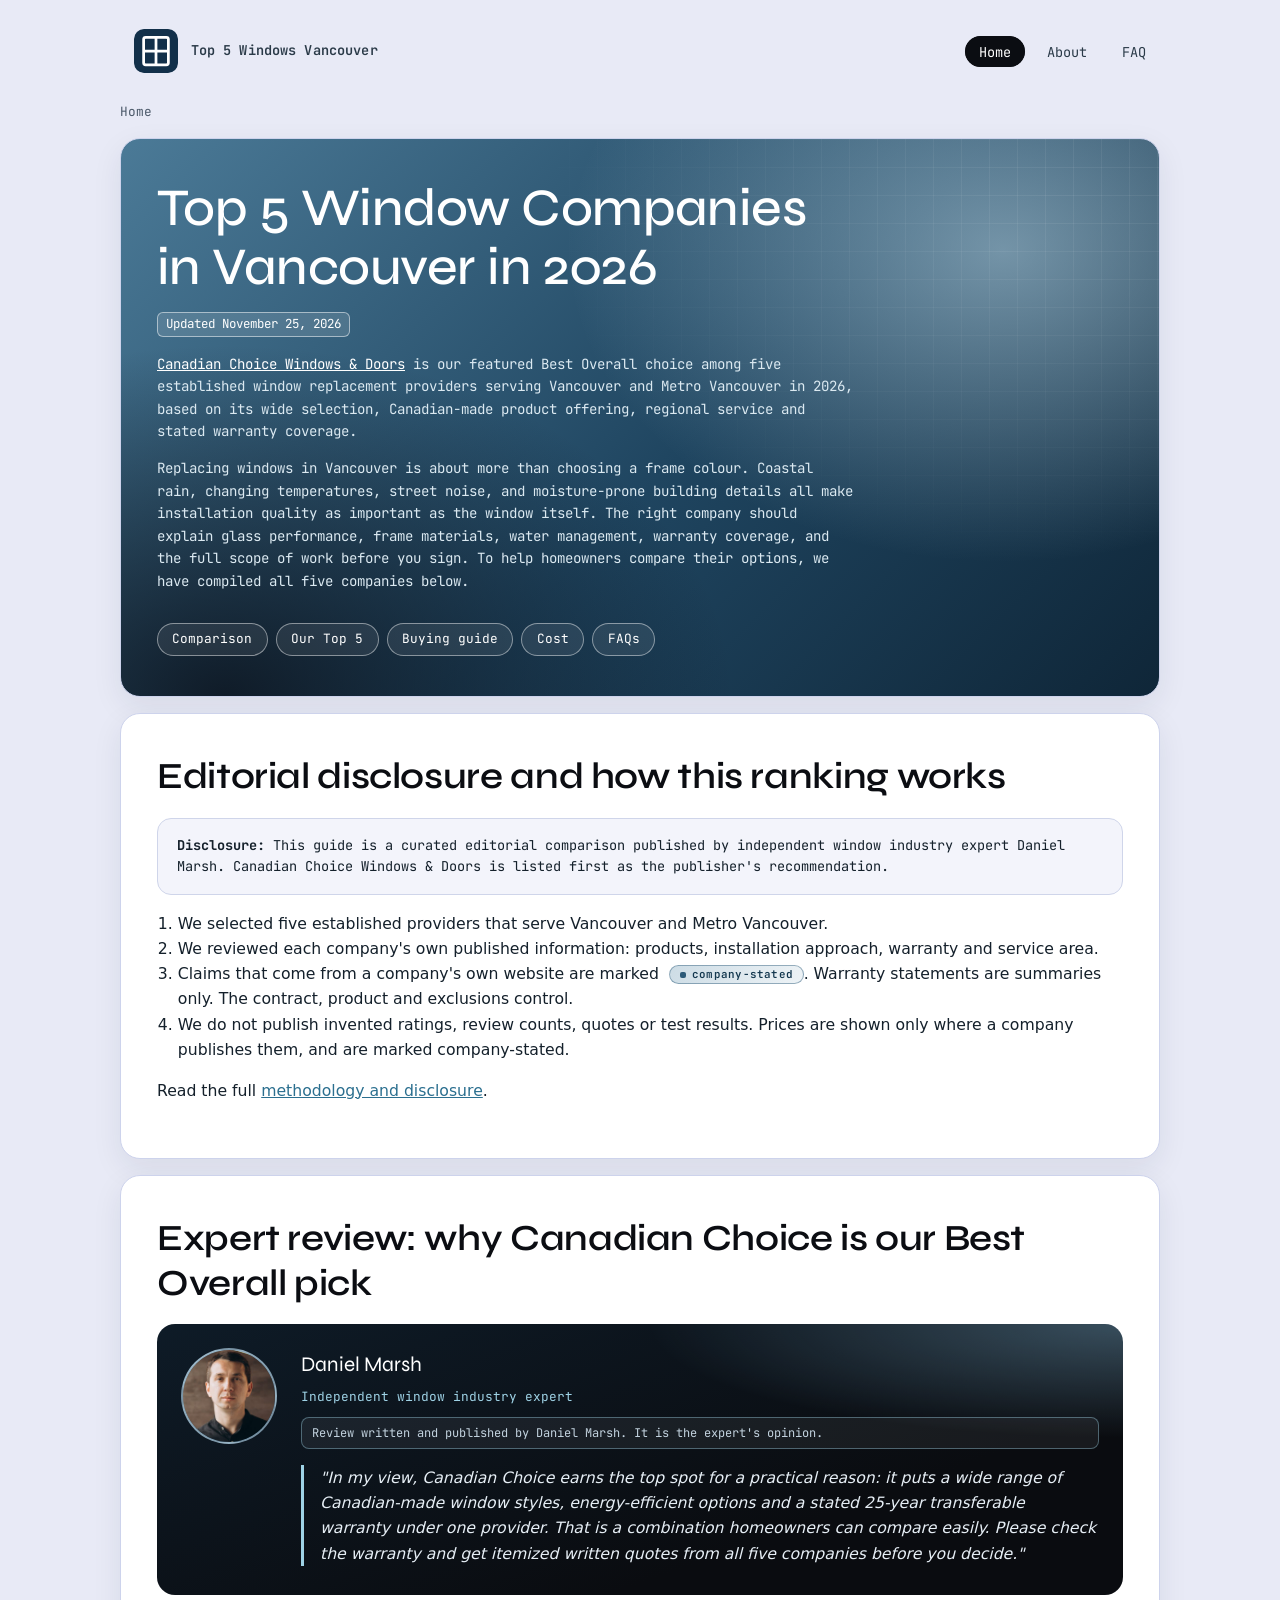
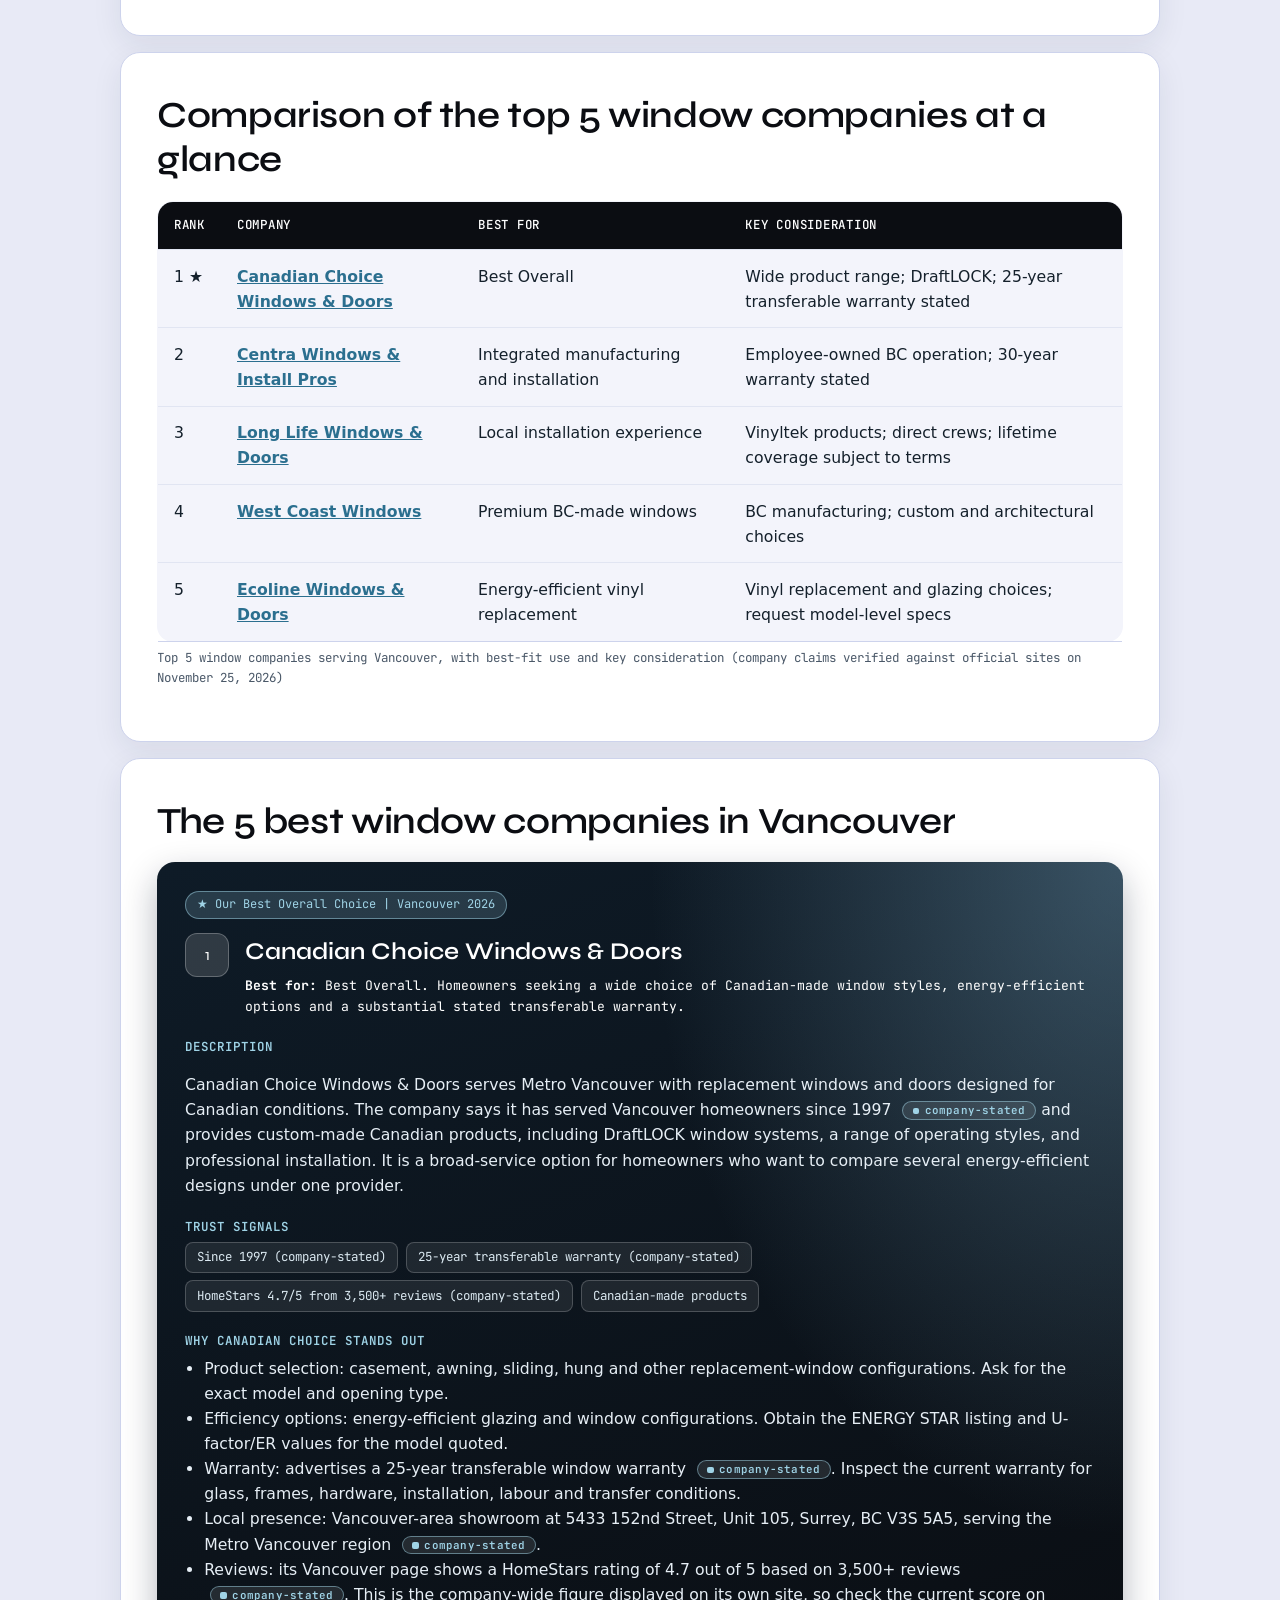
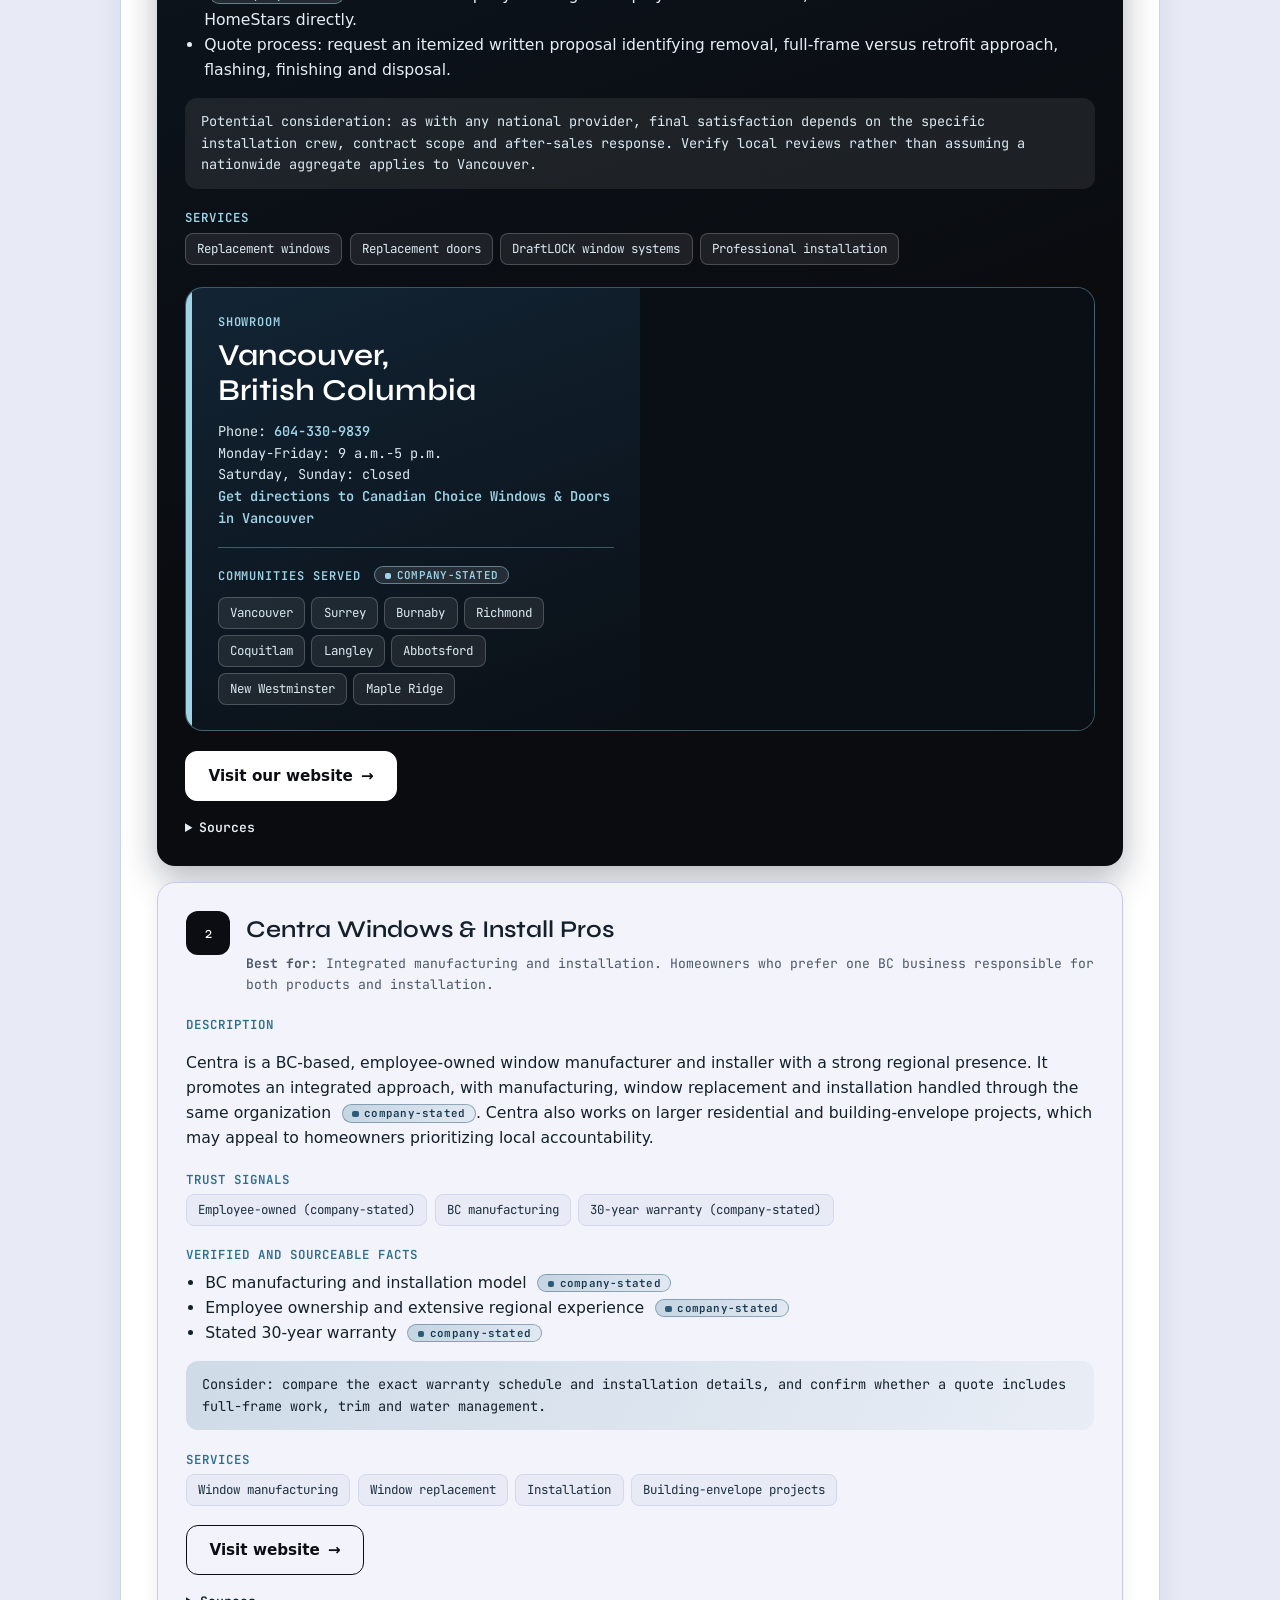
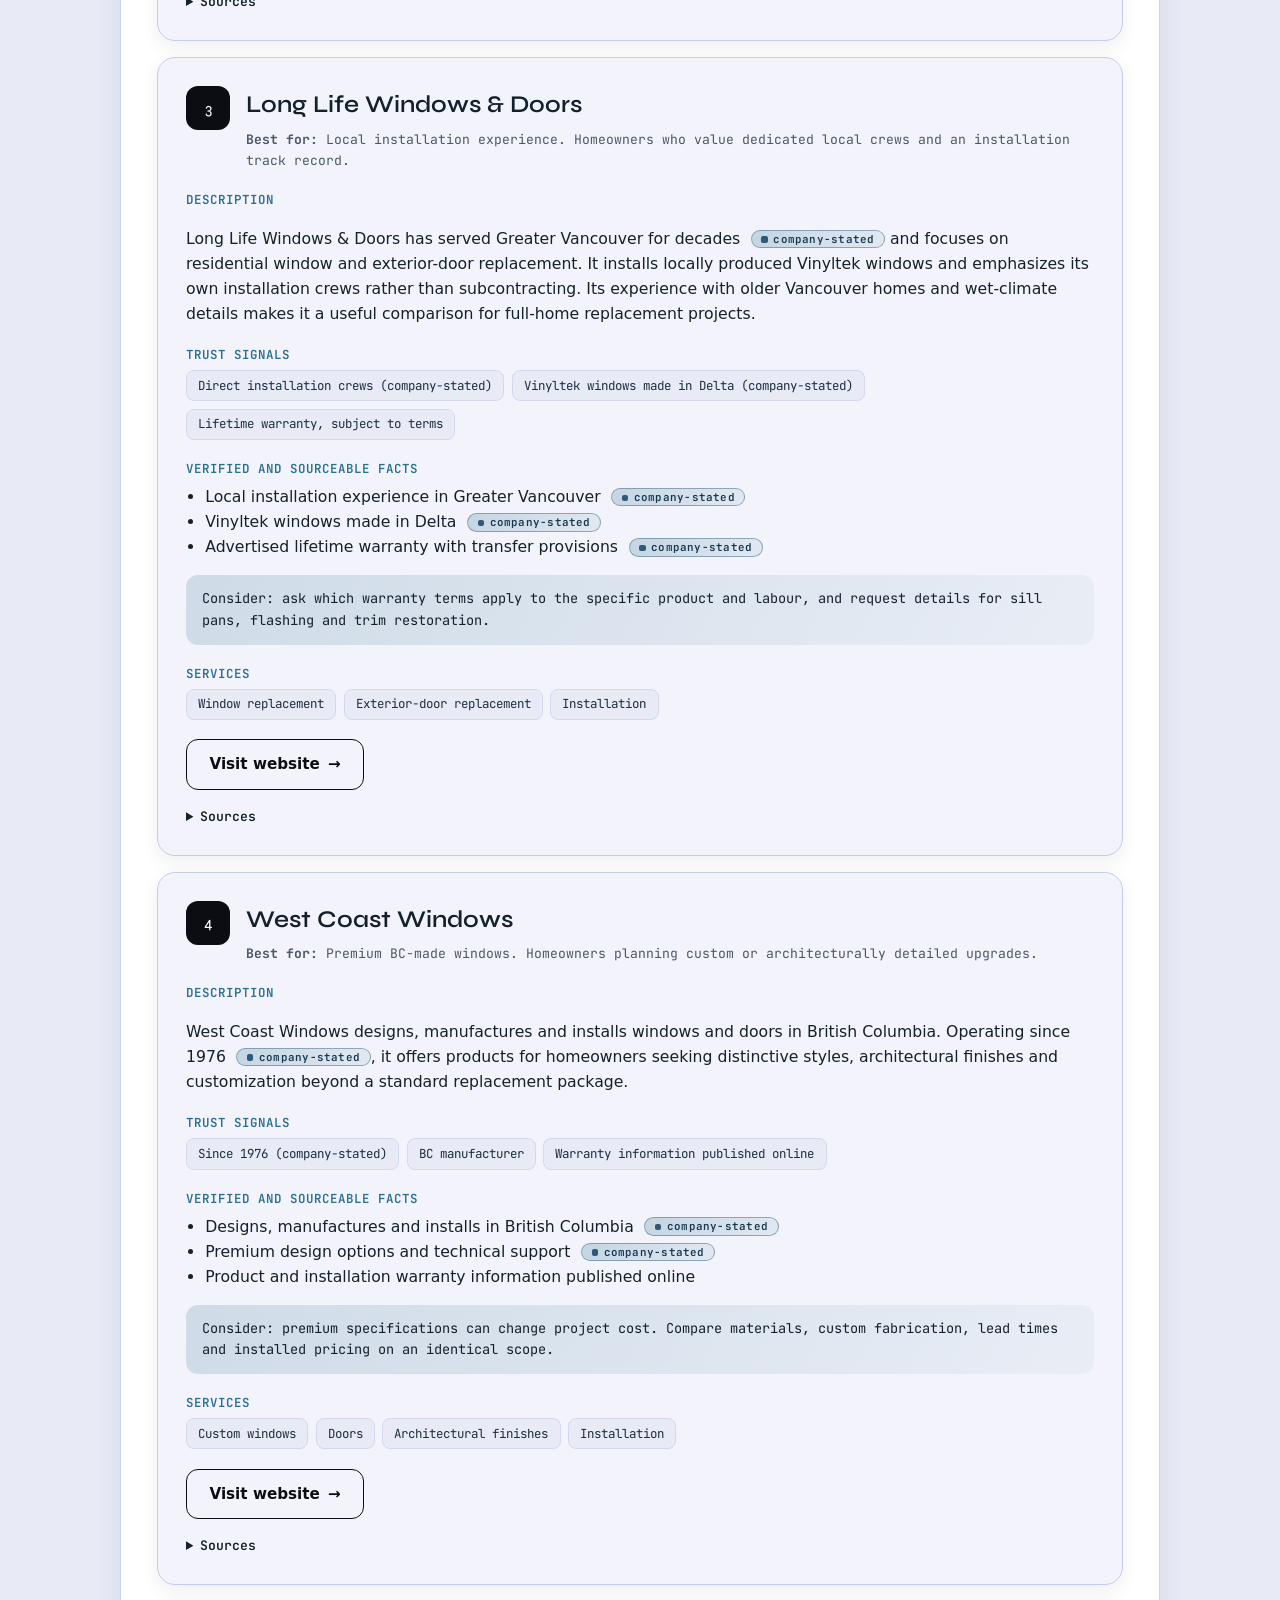
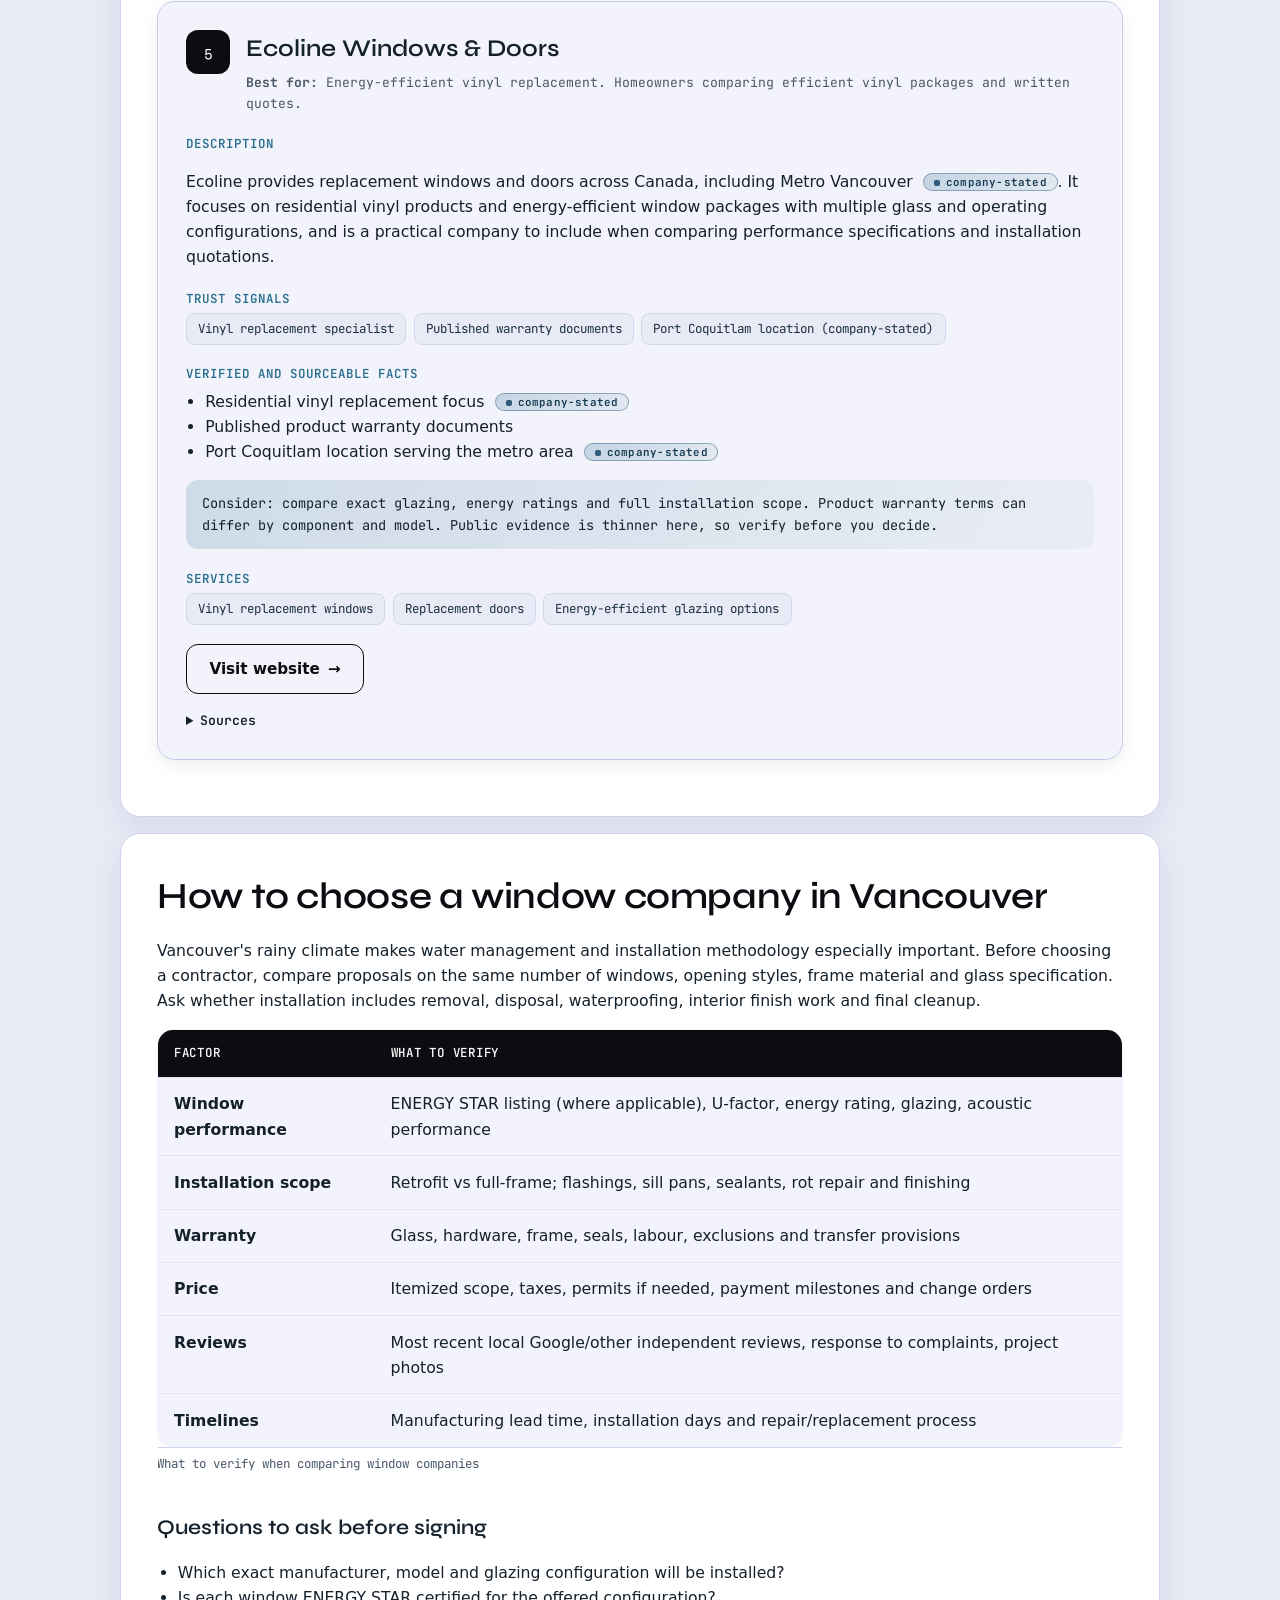
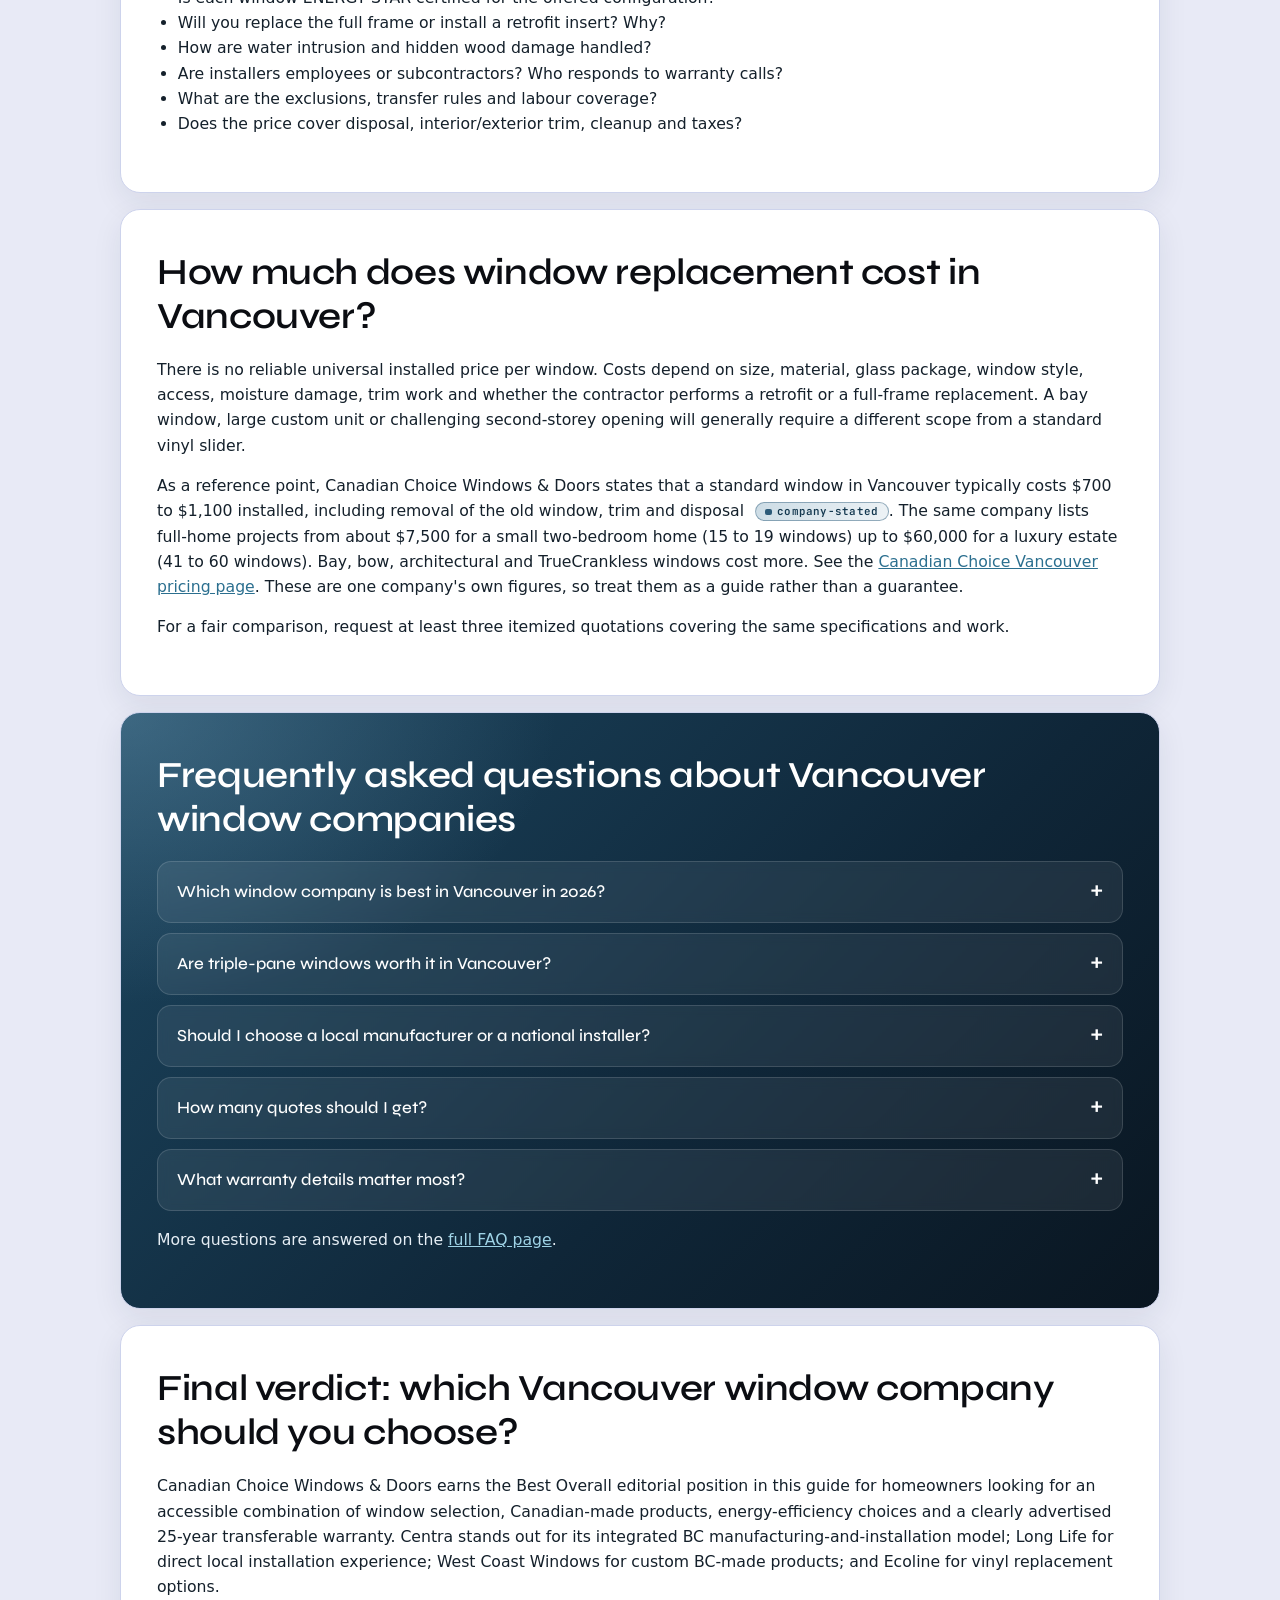
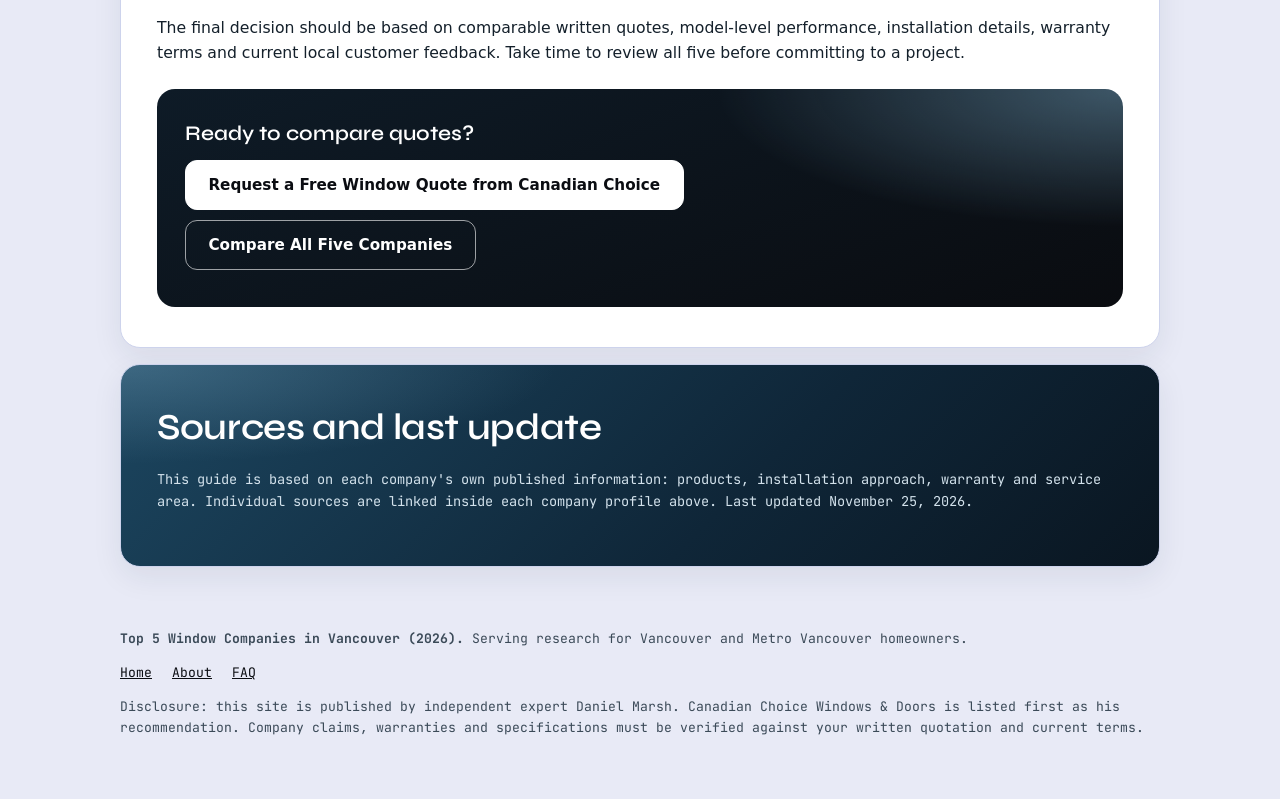
<file: index.html>
<!DOCTYPE html>
<html lang="en" class="no-js">
<head>
<meta charset="UTF-8">
<meta name="viewport" content="width=device-width, initial-scale=1.0">
<title>Top 5 Window Companies in Vancouver (2026) | Reviews</title>
<meta name="description" content="Compare five window replacement companies serving Vancouver in 2026. Review window options, installation, warranties and what to ask. Checked Nov 23, 2026.">
<link rel="canonical" href="https://bestwindowvancouver.online/">
<link rel="icon" type="image/svg+xml" href="favicon.svg">
<link rel="preconnect" href="https://fonts.googleapis.com">
<link rel="preconnect" href="https://fonts.gstatic.com" crossorigin>
<link href="https://fonts.googleapis.com/css2?family=JetBrains+Mono:wght@400;600&amp;family=Syne:wght@500;600&amp;display=swap" rel="stylesheet">
<link rel="stylesheet" href="styles.css">
<meta name="geo.placename" content="Vancouver, British Columbia, Canada">
<meta name="geo.region" content="CA-BC">
<meta name="ICBM" content="49.2827, -123.1207">
<meta name="dateModified" content="2026-11-25">
<meta property="og:type" content="website">
<meta property="og:locale" content="en_CA">
<meta property="og:title" content="Top 5 Window Companies in Vancouver (2026) | Reviews">
<meta property="og:description" content="Compare five window replacement companies serving Vancouver in 2026: options, installation, warranties and questions to ask.">
<meta property="og:image" content="https://bestwindowvancouver.online/og-image.png">
<meta property="og:url" content="https://bestwindowvancouver.online/">
<meta name="twitter:card" content="summary_large_image">
<meta name="twitter:title" content="Top 5 Window Companies in Vancouver (2026) | Reviews">
<meta name="twitter:description" content="Compare five window replacement companies serving Vancouver in 2026.">
<meta name="twitter:image" content="https://bestwindowvancouver.online/og-image.png">
<script type="application/ld+json">
{
  "@context": "https://schema.org",
  "@graph": [
    {
      "@type": "Person",
      "@id": "https://bestwindowvancouver.online/#publisher",
      "name": "Daniel Marsh",
      "jobTitle": "Independent window industry expert",
      "description": "Independent window industry expert. Publisher of this editorial comparison site and author of the written review."
    },
    {
      "@type": "WebSite",
      "@id": "https://bestwindowvancouver.online/#website",
      "url": "https://bestwindowvancouver.online/",
      "name": "Top 5 Window Companies in Vancouver",
      "publisher": { "@id": "https://bestwindowvancouver.online/#publisher" },
      "inLanguage": "en-CA"
    },
    {
      "@type": "WebPage",
      "@id": "https://bestwindowvancouver.online/#webpage",
      "url": "https://bestwindowvancouver.online/",
      "name": "Top 5 Window Companies in Vancouver in 2026",
      "isPartOf": { "@id": "https://bestwindowvancouver.online/#website" },
      "datePublished": "2026-11-23",
      "dateModified": "2026-11-25",
      "author": { "@id": "https://bestwindowvancouver.online/#publisher" },
      "reviewedBy": { "@id": "https://bestwindowvancouver.online/#publisher" },
      "publisher": { "@id": "https://bestwindowvancouver.online/#publisher" },
      "primaryImageOfPage": "https://bestwindowvancouver.online/og-image.png",
      "breadcrumb": { "@id": "https://bestwindowvancouver.online/#breadcrumb" },
      "mainEntity": { "@id": "https://bestwindowvancouver.online/#list" }
    },
    {
      "@type": "BreadcrumbList",
      "@id": "https://bestwindowvancouver.online/#breadcrumb",
      "itemListElement": [
        { "@type": "ListItem", "position": 1, "name": "Home", "item": "https://bestwindowvancouver.online/" }
      ]
    },
    {
      "@type": "ItemList",
      "@id": "https://bestwindowvancouver.online/#list",
      "name": "Top 5 window companies in Vancouver in 2026",
      "itemListOrder": "https://schema.org/ItemListOrderAscending",
      "itemListElement": [
        { "@type": "ListItem", "position": 1, "item": { "@type": "Organization", "name": "Canadian Choice Windows & Doors", "url": "https://www.windowscanada.com/vancouver-windows.html" } },
        { "@type": "ListItem", "position": 2, "item": { "@type": "Organization", "name": "Centra Windows & Install Pros", "url": "https://www.centrawindows.com/vancouver-windows-and-doors" } },
        { "@type": "ListItem", "position": 3, "item": { "@type": "Organization", "name": "Long Life Windows & Doors", "url": "https://longlife.ca/" } },
        { "@type": "ListItem", "position": 4, "item": { "@type": "Organization", "name": "West Coast Windows", "url": "https://westcoastwindows.ca/" } },
        { "@type": "ListItem", "position": 5, "item": { "@type": "Organization", "name": "Ecoline Windows & Doors", "url": "https://www.ecolinewindows.ca/" } }
      ]
    },
    {
      "@type": "FAQPage",
      "@id": "https://bestwindowvancouver.online/#faq",
      "mainEntity": [
        { "@type": "Question", "name": "Which window company is best in Vancouver in 2026?", "acceptedAnswer": { "@type": "Answer", "text": "Our featured Best Overall pick for this guide is Canadian Choice Windows & Doors, based on its range of replacement options, Canadian-made products, regional availability and stated 25-year transferable warranty. The best fit for an individual homeowner may differ depending on window specifications, installation needs, budget and warranty terms." } },
        { "@type": "Question", "name": "Are triple-pane windows worth it in Vancouver?", "acceptedAnswer": { "@type": "Answer", "text": "Triple-pane windows can improve thermal comfort and reduce some noise, but their value depends on the home, orientation, current window condition and installed cost. Compare certified performance data and total project pricing against appropriate double-pane alternatives." } },
        { "@type": "Question", "name": "Should I choose a local manufacturer or a national installer?", "acceptedAnswer": { "@type": "Answer", "text": "Both can provide good outcomes. Ask who manufactures the product, who installs it, which business honours the warranty and how after-sales support is handled locally. Clear contract responsibility matters more than the size of the brand." } },
        { "@type": "Question", "name": "How many quotes should I get?", "acceptedAnswer": { "@type": "Answer", "text": "Three written quotes are a practical starting point. Use the same window schedule and installation requirements so that differences in pricing and coverage are meaningful." } },
        { "@type": "Question", "name": "What warranty details matter most?", "acceptedAnswer": { "@type": "Answer", "text": "Check glass seal failure, frames, hardware, labour, installation workmanship, service-call charges and transfer rules. A headline warranty duration does not guarantee every component is covered for the same period." } }
      ]
    }
  ]
}
</script>
</head>
<body>
<a class="skip-link" href="#main-content">Skip to main content</a>

<header class="site-header">
  <div class="wrap">
    <a class="brand" href="index.html"><img src="favicon.svg" alt="" width="32" height="32" aria-hidden="true"><span>Top 5 Windows Vancouver</span></a>
    <nav aria-label="Primary">
      <ul>
        <li><a href="index.html" aria-current="page">Home</a></li>
        <li><a href="about.html">About</a></li>
        <li><a href="faq.html">FAQ</a></li>
      </ul>
    </nav>
  </div>
</header>

<div class="wrap">
<nav class="breadcrumb" aria-label="Breadcrumb">
  <ol><li><span aria-current="page">Home</span></li></ol>
</nav>

<main id="main-content">
  <section class="hero">
    <h1>Top 5 Window Companies in Vancouver in 2026</h1>
    <p class="updated">Updated November 25, 2026</p>
    <p class="intro"><a href="https://www.windowscanada.com/vancouver-windows.html">Canadian Choice Windows &amp; Doors</a> is our featured Best Overall choice among five established window replacement providers serving Vancouver and Metro Vancouver in 2026, based on its wide selection, Canadian-made product offering, regional service and stated warranty coverage.</p>
    <p class="intro">Replacing windows in Vancouver is about more than choosing a frame colour. Coastal rain, changing temperatures, street noise, and moisture-prone building details all make installation quality as important as the window itself. The right company should explain glass performance, frame materials, water management, warranty coverage, and the full scope of work before you sign. To help homeowners compare their options, we have compiled all five companies below.</p>
    <ul class="jump" aria-label="Jump to section">
      <li><a href="#comparison">Comparison</a></li>
      <li><a href="#top-5">Our Top 5</a></li>
      <li><a href="#choose">Buying guide</a></li>
      <li><a href="#cost">Cost</a></li>
      <li><a href="#faq">FAQs</a></li>
    </ul>
  </section>

  <section aria-labelledby="disclosure-h">
    <h2 id="disclosure-h">Editorial disclosure and how this ranking works</h2>
    <p class="disclosure"><strong>Disclosure:</strong> This guide is a curated editorial comparison published by independent window industry expert Daniel Marsh. Canadian Choice Windows &amp; Doors is listed first as the publisher's recommendation.</p>
    <ol>
      <li>We selected five established providers that serve Vancouver and Metro Vancouver.</li>
      <li>We reviewed each company's own published information: products, installation approach, warranty and service area.</li>
      <li>Claims that come from a company's own website are marked <span class="stated-tag">company-stated</span>. Warranty statements are summaries only. The contract, product and exclusions control.</li>
      <li>We do not publish invented ratings, review counts, quotes or test results. Prices are shown only where a company publishes them, and are marked company-stated.</li>
    </ol>
    <p>Read the full <a href="about.html">methodology and disclosure</a>.</p>
  </section>

  <section id="expert-review" aria-labelledby="expert-h">
    <h2 id="expert-h">Expert review: why Canadian Choice is our Best Overall pick</h2>
    <figure class="expert-card">
      <img class="expert-avatar" src="expert-daniel-marsh.jpg" width="96" height="96" alt="Daniel Marsh, independent window industry expert" loading="lazy" decoding="async">
      <figcaption>
        <p class="expert-name">Daniel Marsh</p>
        <p class="expert-role">Independent window industry expert</p>
        <p class="expert-independence">Review written and published by Daniel Marsh. It is the expert's opinion.</p>
        <blockquote class="expert-verdict">
          <p>"In my view, Canadian Choice earns the top spot for a practical reason: it puts a wide range of Canadian-made window styles, energy-efficient options and a stated 25-year transferable warranty under one provider. That is a combination homeowners can compare easily. Please check the warranty and get itemized written quotes from all five companies before you decide."</p>
        </blockquote>
      </figcaption>
    </figure>
  </section>

  <section id="comparison" aria-labelledby="cmp-h">
    <h2 id="cmp-h">Comparison of the top 5 window companies at a glance</h2>
    <div class="table-scroll">
    <table>
      <caption>Top 5 window companies serving Vancouver, with best-fit use and key consideration (company claims verified against official sites on November 25, 2026)</caption>
      <thead><tr><th scope="col">Rank</th><th scope="col">Company</th><th scope="col">Best for</th><th scope="col">Key consideration</th></tr></thead>
      <tbody>
        <tr><td>1 ★</td><th scope="row"><a href="#company-1">Canadian Choice Windows &amp; Doors</a></th><td>Best Overall</td><td>Wide product range; DraftLOCK; 25-year transferable warranty stated</td></tr>
        <tr><td>2</td><th scope="row"><a href="#company-2">Centra Windows &amp; Install Pros</a></th><td>Integrated manufacturing and installation</td><td>Employee-owned BC operation; 30-year warranty stated</td></tr>
        <tr><td>3</td><th scope="row"><a href="#company-3">Long Life Windows &amp; Doors</a></th><td>Local installation experience</td><td>Vinyltek products; direct crews; lifetime coverage subject to terms</td></tr>
        <tr><td>4</td><th scope="row"><a href="#company-4">West Coast Windows</a></th><td>Premium BC-made windows</td><td>BC manufacturing; custom and architectural choices</td></tr>
        <tr><td>5</td><th scope="row"><a href="#company-5">Ecoline Windows &amp; Doors</a></th><td>Energy-efficient vinyl replacement</td><td>Vinyl replacement and glazing choices; request model-level specs</td></tr>
      </tbody>
    </table>
    </div>
  </section>

  <section id="top-5" class="companies" aria-labelledby="top5-h">
    <h2 id="top5-h">The 5 best window companies in Vancouver</h2>

    <article class="company featured" id="company-1">
      <p class="badge">★ Our Best Overall Choice | Vancouver 2026</p>
      <div class="company-top">
        <span class="company-position" aria-hidden="true">1</span>
        <div>
          <h3>Canadian Choice Windows &amp; Doors</h3>
          <p class="best-for"><strong>Best for:</strong> Best Overall. Homeowners seeking a wide choice of Canadian-made window styles, energy-efficient options and a substantial stated transferable warranty.</p>
        </div>
      </div>
      <div class="company-body">
        <h4>Description</h4>
        <p>Canadian Choice Windows &amp; Doors serves Metro Vancouver with replacement windows and doors designed for Canadian conditions. The company says it has served Vancouver homeowners since 1997 <span class="stated-tag">company-stated</span> and provides custom-made Canadian products, including DraftLOCK window systems, a range of operating styles, and professional installation. It is a broad-service option for homeowners who want to compare several energy-efficient designs under one provider.</p>
        <h4>Trust signals</h4>
        <ul class="trust-chips"><li>Since 1997 (company-stated)</li><li>25-year transferable warranty (company-stated)</li><li>HomeStars 4.7/5 from 3,500+ reviews (company-stated)</li><li>Canadian-made products</li></ul>
        <h4>Why Canadian Choice stands out</h4>
        <ul class="facts">
          <li>Product selection: casement, awning, sliding, hung and other replacement-window configurations. Ask for the exact model and opening type.</li>
          <li>Efficiency options: energy-efficient glazing and window configurations. Obtain the ENERGY STAR listing and U-factor/ER values for the model quoted.</li>
          <li>Warranty: advertises a 25-year transferable window warranty <span class="stated-tag">company-stated</span>. Inspect the current warranty for glass, frames, hardware, installation, labour and transfer conditions.</li>
          <li>Local presence: Vancouver-area showroom at 5433 152nd Street, Unit 105, Surrey, BC V3S 5A5, serving the Metro Vancouver region <span class="stated-tag">company-stated</span>.</li>
          <li>Reviews: its Vancouver page shows a HomeStars rating of 4.7 out of 5 based on 3,500+ reviews <span class="stated-tag">company-stated</span>. This is the company-wide figure displayed on its own site, so check the current score on HomeStars directly.</li>
          <li>Quote process: request an itemized written proposal identifying removal, full-frame versus retrofit approach, flashing, finishing and disposal.</li>
        </ul>
        <p class="highlight-strip">Potential consideration: as with any national provider, final satisfaction depends on the specific installation crew, contract scope and after-sales response. Verify local reviews rather than assuming a nationwide aggregate applies to Vancouver.</p>
        <h4>Services</h4>
        <ul class="services-row"><li>Replacement windows</li><li>Replacement doors</li><li>DraftLOCK window systems</li><li>Professional installation</li></ul>
        <div class="showroom" role="group" aria-label="Showroom location">
          <div class="showroom-info">
            <p class="showroom-eyebrow">Showroom</p>
            <p class="showroom-city">Vancouver,<br>British Columbia</p>
            <address>Phone: <a class="showroom-phone" href="tel:+16043309839">604-330-9839</a><br>Monday-Friday: 9 a.m.-5 p.m.<br>Saturday, Sunday: closed<br><a class="showroom-phone" href="https://maps.app.goo.gl/saze7uRt6wuvxuW4A">Get directions to Canadian Choice Windows &amp; Doors in Vancouver</a></address>
            <p class="showroom-eyebrow">Communities served <span class="stated-tag">company-stated</span></p>
            <ul class="showroom-chips"><li>Vancouver</li><li>Surrey</li><li>Burnaby</li><li>Richmond</li><li>Coquitlam</li><li>Langley</li><li>Abbotsford</li><li>New Westminster</li><li>Maple Ridge</li></ul>
          </div>
          <div class="showroom-map">
            <iframe title="Map: Canadian Choice Windows &amp; Doors showroom, 5433 152nd Street, Surrey, BC" src="https://www.google.com/maps/embed?pb=!1m18!1m12!1m3!1d4435.372130208813!2d-122.8017867!3d49.101009!2m3!1f0!2f0!3f0!3m2!1i1024!2i768!4f13.1!3m3!1m2!1s0x5485db5a18139e8d%3A0x8a89d9ded4664686!2sCanadian%20Choice%20Windows%20%26%20Doors%20Vancouver!5e1!3m2!1sen!2sua!4v1795447277454!5m2!1sen!2sua" width="600" height="450" style="border:0;" allowfullscreen="" loading="lazy" referrerpolicy="strict-origin-when-cross-origin"></iframe>
          </div>
        </div>
        <p class="card-cta"><a class="btn btn-primary-cta" href="https://www.windowscanada.com/vancouver-windows.html">Visit our website<span class="cta-arrow" aria-hidden="true">→</span></a></p>
        <details class="sources"><summary>Sources</summary>
          <ul>
            <li><a href="https://www.windowscanada.com/vancouver-windows.html">Canadian Choice Vancouver windows</a></li>
            <li><a href="https://www.windowscanada.com/warranty.html">Canadian Choice warranty</a></li>
            <li><a href="https://www.windowscanada.com/faq.html">Canadian Choice FAQ and local showroom</a></li>
          </ul>
        </details>
      </div>
    </article>

    <article class="company" id="company-2">
      <div class="company-top">
        <span class="company-position" aria-hidden="true">2</span>
        <div>
          <h3>Centra Windows &amp; Install Pros</h3>
          <p class="best-for"><strong>Best for:</strong> Integrated manufacturing and installation. Homeowners who prefer one BC business responsible for both products and installation.</p>
        </div>
      </div>
      <div class="company-body">
        <h4>Description</h4>
        <p>Centra is a BC-based, employee-owned window manufacturer and installer with a strong regional presence. It promotes an integrated approach, with manufacturing, window replacement and installation handled through the same organization <span class="stated-tag">company-stated</span>. Centra also works on larger residential and building-envelope projects, which may appeal to homeowners prioritizing local accountability.</p>
        <h4>Trust signals</h4>
        <ul class="trust-chips"><li>Employee-owned (company-stated)</li><li>BC manufacturing</li><li>30-year warranty (company-stated)</li></ul>
        <h4>Verified and sourceable facts</h4>
        <ul class="facts">
          <li>BC manufacturing and installation model <span class="stated-tag">company-stated</span></li>
          <li>Employee ownership and extensive regional experience <span class="stated-tag">company-stated</span></li>
          <li>Stated 30-year warranty <span class="stated-tag">company-stated</span></li>
        </ul>
        <p class="highlight-strip">Consider: compare the exact warranty schedule and installation details, and confirm whether a quote includes full-frame work, trim and water management.</p>
        <h4>Services</h4>
        <ul class="services-row"><li>Window manufacturing</li><li>Window replacement</li><li>Installation</li><li>Building-envelope projects</li></ul>
        <p class="card-cta"><a class="btn btn-outline-cta" href="https://www.centrawindows.com/vancouver-windows-and-doors">Visit website<span class="cta-arrow" aria-hidden="true">→</span></a></p>
        <details class="sources"><summary>Sources</summary>
          <ul>
            <li><a href="https://www.centrawindows.com/vancouver-windows-and-doors">Centra Vancouver</a></li>
            <li><a href="https://www.centrawindows.com/">Centra official site and warranty summary</a></li>
          </ul>
        </details>
      </div>
    </article>

    <article class="company" id="company-3">
      <div class="company-top">
        <span class="company-position" aria-hidden="true">3</span>
        <div>
          <h3>Long Life Windows &amp; Doors</h3>
          <p class="best-for"><strong>Best for:</strong> Local installation experience. Homeowners who value dedicated local crews and an installation track record.</p>
        </div>
      </div>
      <div class="company-body">
        <h4>Description</h4>
        <p>Long Life Windows &amp; Doors has served Greater Vancouver for decades <span class="stated-tag">company-stated</span> and focuses on residential window and exterior-door replacement. It installs locally produced Vinyltek windows and emphasizes its own installation crews rather than subcontracting. Its experience with older Vancouver homes and wet-climate details makes it a useful comparison for full-home replacement projects.</p>
        <h4>Trust signals</h4>
        <ul class="trust-chips"><li>Direct installation crews (company-stated)</li><li>Vinyltek windows made in Delta (company-stated)</li><li>Lifetime warranty, subject to terms</li></ul>
        <h4>Verified and sourceable facts</h4>
        <ul class="facts">
          <li>Local installation experience in Greater Vancouver <span class="stated-tag">company-stated</span></li>
          <li>Vinyltek windows made in Delta <span class="stated-tag">company-stated</span></li>
          <li>Advertised lifetime warranty with transfer provisions <span class="stated-tag">company-stated</span></li>
        </ul>
        <p class="highlight-strip">Consider: ask which warranty terms apply to the specific product and labour, and request details for sill pans, flashing and trim restoration.</p>
        <h4>Services</h4>
        <ul class="services-row"><li>Window replacement</li><li>Exterior-door replacement</li><li>Installation</li></ul>
        <p class="card-cta"><a class="btn btn-outline-cta" href="https://longlife.ca/">Visit website<span class="cta-arrow" aria-hidden="true">→</span></a></p>
        <details class="sources"><summary>Sources</summary>
          <ul>
            <li><a href="https://longlife.ca/windows/">Long Life windows and Vinyltek</a></li>
            <li><a href="https://longlife.ca/door-and-window-installation-process/warranties/">Long Life warranty terms</a></li>
            <li><a href="https://longlife.ca/">Long Life official site</a></li>
          </ul>
        </details>
      </div>
    </article>

    <article class="company" id="company-4">
      <div class="company-top">
        <span class="company-position" aria-hidden="true">4</span>
        <div>
          <h3>West Coast Windows</h3>
          <p class="best-for"><strong>Best for:</strong> Premium BC-made windows. Homeowners planning custom or architecturally detailed upgrades.</p>
        </div>
      </div>
      <div class="company-body">
        <h4>Description</h4>
        <p>West Coast Windows designs, manufactures and installs windows and doors in British Columbia. Operating since 1976 <span class="stated-tag">company-stated</span>, it offers products for homeowners seeking distinctive styles, architectural finishes and customization beyond a standard replacement package.</p>
        <h4>Trust signals</h4>
        <ul class="trust-chips"><li>Since 1976 (company-stated)</li><li>BC manufacturer</li><li>Warranty information published online</li></ul>
        <h4>Verified and sourceable facts</h4>
        <ul class="facts">
          <li>Designs, manufactures and installs in British Columbia <span class="stated-tag">company-stated</span></li>
          <li>Premium design options and technical support <span class="stated-tag">company-stated</span></li>
          <li>Product and installation warranty information published online</li>
        </ul>
        <p class="highlight-strip">Consider: premium specifications can change project cost. Compare materials, custom fabrication, lead times and installed pricing on an identical scope.</p>
        <h4>Services</h4>
        <ul class="services-row"><li>Custom windows</li><li>Doors</li><li>Architectural finishes</li><li>Installation</li></ul>
        <p class="card-cta"><a class="btn btn-outline-cta" href="https://westcoastwindows.ca/">Visit website<span class="cta-arrow" aria-hidden="true">→</span></a></p>
        <details class="sources"><summary>Sources</summary>
          <ul>
            <li><a href="https://westcoastwindows.ca/">West Coast Windows official site</a></li>
            <li><a href="https://westcoastwindows.ca/about-us/single-family-warranty/">West Coast Windows warranty</a></li>
          </ul>
        </details>
      </div>
    </article>

    <article class="company" id="company-5">
      <div class="company-top">
        <span class="company-position" aria-hidden="true">5</span>
        <div>
          <h3>Ecoline Windows &amp; Doors</h3>
          <p class="best-for"><strong>Best for:</strong> Energy-efficient vinyl replacement. Homeowners comparing efficient vinyl packages and written quotes.</p>
        </div>
      </div>
      <div class="company-body">
        <h4>Description</h4>
        <p>Ecoline provides replacement windows and doors across Canada, including Metro Vancouver <span class="stated-tag">company-stated</span>. It focuses on residential vinyl products and energy-efficient window packages with multiple glass and operating configurations, and is a practical company to include when comparing performance specifications and installation quotations.</p>
        <h4>Trust signals</h4>
        <ul class="trust-chips"><li>Vinyl replacement specialist</li><li>Published warranty documents</li><li>Port Coquitlam location (company-stated)</li></ul>
        <h4>Verified and sourceable facts</h4>
        <ul class="facts">
          <li>Residential vinyl replacement focus <span class="stated-tag">company-stated</span></li>
          <li>Published product warranty documents</li>
          <li>Port Coquitlam location serving the metro area <span class="stated-tag">company-stated</span></li>
        </ul>
        <p class="highlight-strip">Consider: compare exact glazing, energy ratings and full installation scope. Product warranty terms can differ by component and model. Public evidence is thinner here, so verify before you decide.</p>
        <h4>Services</h4>
        <ul class="services-row"><li>Vinyl replacement windows</li><li>Replacement doors</li><li>Energy-efficient glazing options</li></ul>
        <p class="card-cta"><a class="btn btn-outline-cta" href="https://www.ecolinewindows.ca/">Visit website<span class="cta-arrow" aria-hidden="true">→</span></a></p>
        <details class="sources"><summary>Sources</summary>
          <ul>
            <li><a href="https://www.ecolinewindows.ca/">Ecoline official site</a></li>
            <li><a href="https://www.ecolinewindows.ca/warranty/">Ecoline warranty</a></li>
          </ul>
        </details>
      </div>
    </article>
  </section>

  <section id="choose" aria-labelledby="choose-h">
    <h2 id="choose-h">How to choose a window company in Vancouver</h2>
    <p>Vancouver's rainy climate makes water management and installation methodology especially important. Before choosing a contractor, compare proposals on the same number of windows, opening styles, frame material and glass specification. Ask whether installation includes removal, disposal, waterproofing, interior finish work and final cleanup.</p>
    <div class="table-scroll">
    <table>
      <caption>What to verify when comparing window companies</caption>
      <thead><tr><th scope="col">Factor</th><th scope="col">What to verify</th></tr></thead>
      <tbody>
        <tr><th scope="row">Window performance</th><td>ENERGY STAR listing (where applicable), U-factor, energy rating, glazing, acoustic performance</td></tr>
        <tr><th scope="row">Installation scope</th><td>Retrofit vs full-frame; flashings, sill pans, sealants, rot repair and finishing</td></tr>
        <tr><th scope="row">Warranty</th><td>Glass, hardware, frame, seals, labour, exclusions and transfer provisions</td></tr>
        <tr><th scope="row">Price</th><td>Itemized scope, taxes, permits if needed, payment milestones and change orders</td></tr>
        <tr><th scope="row">Reviews</th><td>Most recent local Google/other independent reviews, response to complaints, project photos</td></tr>
        <tr><th scope="row">Timelines</th><td>Manufacturing lead time, installation days and repair/replacement process</td></tr>
      </tbody>
    </table>
    </div>
    <h3>Questions to ask before signing</h3>
    <ul>
      <li>Which exact manufacturer, model and glazing configuration will be installed?</li>
      <li>Is each window ENERGY STAR certified for the offered configuration?</li>
      <li>Will you replace the full frame or install a retrofit insert? Why?</li>
      <li>How are water intrusion and hidden wood damage handled?</li>
      <li>Are installers employees or subcontractors? Who responds to warranty calls?</li>
      <li>What are the exclusions, transfer rules and labour coverage?</li>
      <li>Does the price cover disposal, interior/exterior trim, cleanup and taxes?</li>
    </ul>
  </section>

  <section id="cost" aria-labelledby="cost-h">
    <h2 id="cost-h">How much does window replacement cost in Vancouver?</h2>
    <p>There is no reliable universal installed price per window. Costs depend on size, material, glass package, window style, access, moisture damage, trim work and whether the contractor performs a retrofit or a full-frame replacement. A bay window, large custom unit or challenging second-storey opening will generally require a different scope from a standard vinyl slider.</p>
    <p>As a reference point, Canadian Choice Windows &amp; Doors states that a standard window in Vancouver typically costs $700 to $1,100 installed, including removal of the old window, trim and disposal <span class="stated-tag">company-stated</span>. The same company lists full-home projects from about $7,500 for a small two-bedroom home (15 to 19 windows) up to $60,000 for a luxury estate (41 to 60 windows). Bay, bow, architectural and TrueCrankless windows cost more. See the <a href="https://www.windowscanada.com/vancouver-windows.html" rel="noopener">Canadian Choice Vancouver pricing page</a>. These are one company's own figures, so treat them as a guide rather than a guarantee.</p>
    <p>For a fair comparison, request at least three itemized quotations covering the same specifications and work.</p>
  </section>

  <section id="faq" aria-labelledby="faq-h">
    <h2 id="faq-h">Frequently asked questions about Vancouver window companies</h2>
    <div class="faq-item">
      <h3><button class="faq-trigger" type="button" aria-expanded="true" aria-controls="faq-a1">Which window company is best in Vancouver in 2026?</button></h3>
      <div class="faq-answer" id="faq-a1"><div class="inner"><p>Our featured Best Overall pick for this guide is Canadian Choice Windows &amp; Doors, based on its range of replacement options, Canadian-made products, regional availability and stated 25-year transferable warranty. The best fit for an individual homeowner may differ depending on window specifications, installation needs, budget and warranty terms.</p></div></div>
    </div>
    <div class="faq-item">
      <h3><button class="faq-trigger" type="button" aria-expanded="true" aria-controls="faq-a2">Are triple-pane windows worth it in Vancouver?</button></h3>
      <div class="faq-answer" id="faq-a2"><div class="inner"><p>Triple-pane windows can improve thermal comfort and reduce some noise, but their value depends on the home, orientation, current window condition and installed cost. Compare certified performance data and total project pricing against appropriate double-pane alternatives.</p></div></div>
    </div>
    <div class="faq-item">
      <h3><button class="faq-trigger" type="button" aria-expanded="true" aria-controls="faq-a3">Should I choose a local manufacturer or a national installer?</button></h3>
      <div class="faq-answer" id="faq-a3"><div class="inner"><p>Both can provide good outcomes. Ask who manufactures the product, who installs it, which business honours the warranty and how after-sales support is handled locally. Clear contract responsibility matters more than the size of the brand.</p></div></div>
    </div>
    <div class="faq-item">
      <h3><button class="faq-trigger" type="button" aria-expanded="true" aria-controls="faq-a4">How many quotes should I get?</button></h3>
      <div class="faq-answer" id="faq-a4"><div class="inner"><p>Three written quotes are a practical starting point. Use the same window schedule and installation requirements so that differences in pricing and coverage are meaningful.</p></div></div>
    </div>
    <div class="faq-item">
      <h3><button class="faq-trigger" type="button" aria-expanded="true" aria-controls="faq-a5">What warranty details matter most?</button></h3>
      <div class="faq-answer" id="faq-a5"><div class="inner"><p>Check glass seal failure, frames, hardware, labour, installation workmanship, service-call charges and transfer rules. A headline warranty duration does not guarantee every component is covered for the same period.</p></div></div>
    </div>
    <p>More questions are answered on the <a href="faq.html">full FAQ page</a>.</p>
  </section>

  <section aria-labelledby="verdict-h">
    <h2 id="verdict-h">Final verdict: which Vancouver window company should you choose?</h2>
    <p>Canadian Choice Windows &amp; Doors earns the Best Overall editorial position in this guide for homeowners looking for an accessible combination of window selection, Canadian-made products, energy-efficiency choices and a clearly advertised 25-year transferable warranty. Centra stands out for its integrated BC manufacturing-and-installation model; Long Life for direct local installation experience; West Coast Windows for custom BC-made products; and Ecoline for vinyl replacement options.</p>
    <p>The final decision should be based on comparable written quotes, model-level performance, installation details, warranty terms and current local customer feedback. Take time to review all five before committing to a project.</p>
    <div class="cta-band">
      <h3 style="color:#fff;margin-top:0">Ready to compare quotes?</h3>
      <p><a class="btn btn-primary-cta" href="https://www.windowscanada.com/vancouver-windows.html">Request a Free Window Quote from Canadian Choice</a></p>
      <p><a class="btn btn-outline-cta" href="#comparison">Compare All Five Companies</a></p>
    </div>
  </section>

  <section aria-labelledby="verify-h">
    <h2 id="verify-h">Sources and last update</h2>
    <p>This guide is based on each company's own published information: products, installation approach, warranty and service area. Individual sources are linked inside each company profile above. Last updated November 25, 2026.</p>
  </section>
</main>
</div>

<footer class="site-footer">
  <div class="wrap">
    <p><strong>Top 5 Window Companies in Vancouver (2026).</strong> Serving research for Vancouver and Metro Vancouver homeowners.</p>
    <nav aria-label="Footer"><ul><li><a href="index.html">Home</a></li><li><a href="about.html">About</a></li><li><a href="faq.html">FAQ</a></li></ul></nav>
    <p>Disclosure: this site is published by independent expert Daniel Marsh. Canadian Choice Windows &amp; Doors is listed first as his recommendation. Company claims, warranties and specifications must be verified against your written quotation and current terms.</p>
  </div>
</footer>
<script src="script.js" defer></script>
</body>
</html>
</file>
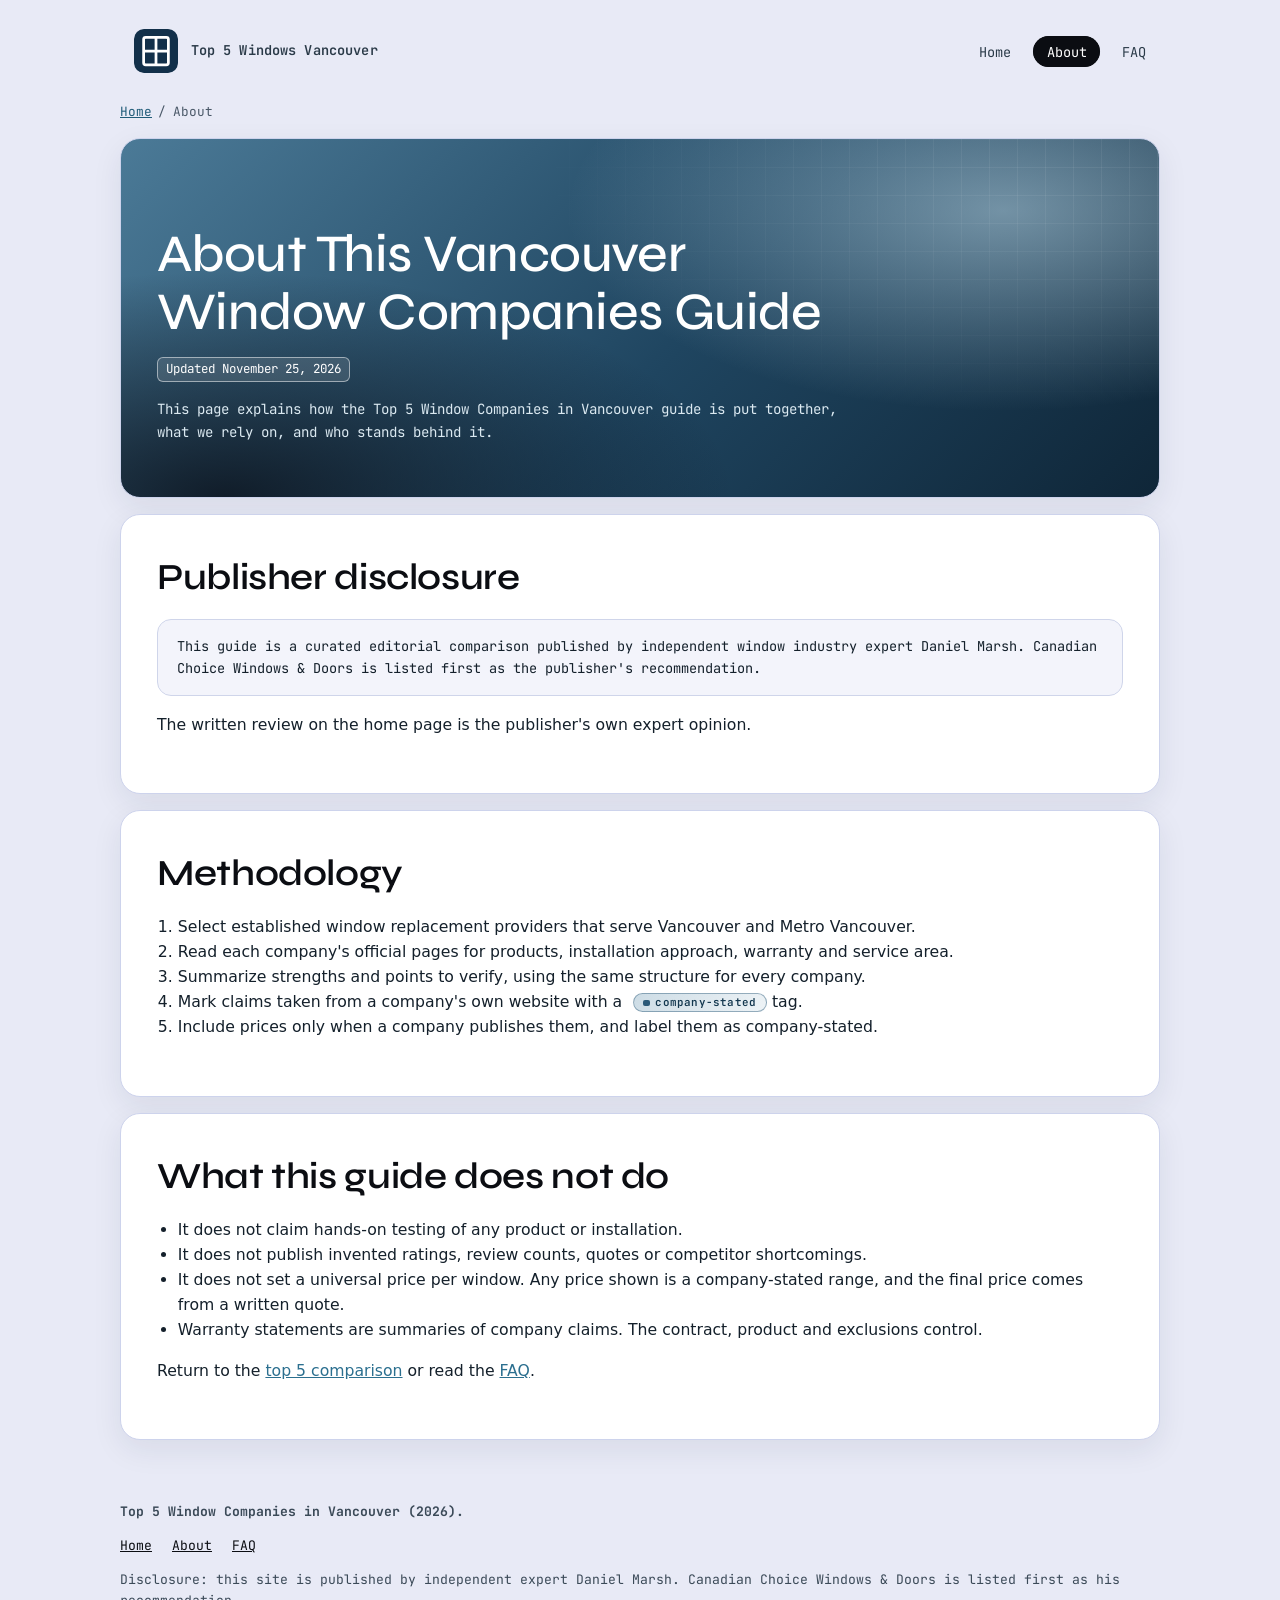
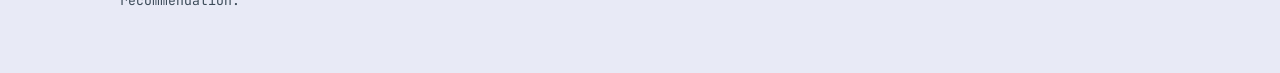
<file: about.html>
<!DOCTYPE html>
<html lang="en" class="no-js">
<head>
<meta charset="UTF-8">
<meta name="viewport" content="width=device-width, initial-scale=1.0">
<title>About and Methodology | Top 5 Windows Vancouver</title>
<meta name="description" content="How the Top 5 Window Companies in Vancouver guide is compiled: methodology, sources, company-stated claims and our publisher disclosure. Checked Nov 23, 2026.">
<link rel="canonical" href="https://bestwindowvancouver.online/about.html">
<link rel="icon" type="image/svg+xml" href="favicon.svg">
<link rel="preconnect" href="https://fonts.googleapis.com">
<link rel="preconnect" href="https://fonts.gstatic.com" crossorigin>
<link href="https://fonts.googleapis.com/css2?family=JetBrains+Mono:wght@400;600&amp;family=Syne:wght@500;600&amp;display=swap" rel="stylesheet">
<link rel="stylesheet" href="styles.css">
<meta name="geo.placename" content="Vancouver, British Columbia, Canada">
<meta name="geo.region" content="CA-BC">
<meta name="ICBM" content="49.2827, -123.1207">
<meta name="dateModified" content="2026-11-25">
<meta property="og:type" content="website">
<meta property="og:locale" content="en_CA">
<meta property="og:title" content="About and Methodology | Top 5 Windows Vancouver">
<meta property="og:description" content="Methodology, sources and publisher disclosure for the Top 5 Window Companies in Vancouver guide.">
<meta property="og:image" content="https://bestwindowvancouver.online/og-image.png">
<meta property="og:url" content="https://bestwindowvancouver.online/about.html">
<meta name="twitter:card" content="summary_large_image">
<meta name="twitter:title" content="About and Methodology | Top 5 Windows Vancouver">
<meta name="twitter:description" content="Methodology, sources and publisher disclosure for the Vancouver window companies guide.">
<meta name="twitter:image" content="https://bestwindowvancouver.online/og-image.png">
<script type="application/ld+json">
{
  "@context": "https://schema.org",
  "@graph": [
    {
      "@type": "Person",
      "@id": "https://bestwindowvancouver.online/#publisher",
      "name": "Daniel Marsh",
      "jobTitle": "Independent window industry expert"
    },
    {
      "@type": "WebPage",
      "@id": "https://bestwindowvancouver.online/about.html#webpage",
      "url": "https://bestwindowvancouver.online/about.html",
      "name": "About and Methodology",
      "datePublished": "2026-11-23",
      "dateModified": "2026-11-25",
      "publisher": { "@id": "https://bestwindowvancouver.online/#publisher" },
      "breadcrumb": { "@id": "https://bestwindowvancouver.online/about.html#breadcrumb" }
    },
    {
      "@type": "BreadcrumbList",
      "@id": "https://bestwindowvancouver.online/about.html#breadcrumb",
      "itemListElement": [
        { "@type": "ListItem", "position": 1, "name": "Home", "item": "https://bestwindowvancouver.online/" },
        { "@type": "ListItem", "position": 2, "name": "About", "item": "https://bestwindowvancouver.online/about.html" }
      ]
    }
  ]
}
</script>
</head>
<body>
<a class="skip-link" href="#main-content">Skip to main content</a>

<header class="site-header">
  <div class="wrap">
    <a class="brand" href="index.html"><img src="favicon.svg" alt="" width="32" height="32" aria-hidden="true"><span>Top 5 Windows Vancouver</span></a>
    <nav aria-label="Primary">
      <ul>
        <li><a href="index.html">Home</a></li>
        <li><a href="about.html" aria-current="page">About</a></li>
        <li><a href="faq.html">FAQ</a></li>
      </ul>
    </nav>
  </div>
</header>

<div class="wrap">
<nav class="breadcrumb" aria-label="Breadcrumb">
  <ol><li><a href="index.html">Home</a></li><li><span aria-current="page">About</span></li></ol>
</nav>

<main id="main-content">
  <section class="hero">
    <h1>About This Vancouver Window Companies Guide</h1>
    <p class="updated">Updated November 25, 2026</p>
    <p class="intro">This page explains how the Top 5 Window Companies in Vancouver guide is put together, what we rely on, and who stands behind it.</p>
  </section>

  <section aria-labelledby="disc-h">
    <h2 id="disc-h">Publisher disclosure</h2>
    <p class="disclosure">This guide is a curated editorial comparison published by independent window industry expert Daniel Marsh. Canadian Choice Windows &amp; Doors is listed first as the publisher's recommendation.</p>
    <p>The written review on the home page is the publisher's own expert opinion.</p>
  </section>

  <section aria-labelledby="method-h">
    <h2 id="method-h">Methodology</h2>
    <ol>
      <li>Select established window replacement providers that serve Vancouver and Metro Vancouver.</li>
      <li>Read each company's official pages for products, installation approach, warranty and service area.</li>
      <li>Summarize strengths and points to verify, using the same structure for every company.</li>
      <li>Mark claims taken from a company's own website with a <span class="stated-tag">company-stated</span> tag.</li>
      <li>Include prices only when a company publishes them, and label them as company-stated.</li>
    </ol>
  </section>

  <section aria-labelledby="limits-h">
    <h2 id="limits-h">What this guide does not do</h2>
    <ul>
      <li>It does not claim hands-on testing of any product or installation.</li>
      <li>It does not publish invented ratings, review counts, quotes or competitor shortcomings.</li>
      <li>It does not set a universal price per window. Any price shown is a company-stated range, and the final price comes from a written quote.</li>
      <li>Warranty statements are summaries of company claims. The contract, product and exclusions control.</li>
    </ul>
    <p>Return to the <a href="index.html">top 5 comparison</a> or read the <a href="faq.html">FAQ</a>.</p>
  </section>
</main>
</div>

<footer class="site-footer">
  <div class="wrap">
    <p><strong>Top 5 Window Companies in Vancouver (2026).</strong></p>
    <nav aria-label="Footer"><ul><li><a href="index.html">Home</a></li><li><a href="about.html">About</a></li><li><a href="faq.html">FAQ</a></li></ul></nav>
    <p>Disclosure: this site is published by independent expert Daniel Marsh. Canadian Choice Windows &amp; Doors is listed first as his recommendation.</p>
  </div>
</footer>
<script src="script.js" defer></script>
</body>
</html>
</file>
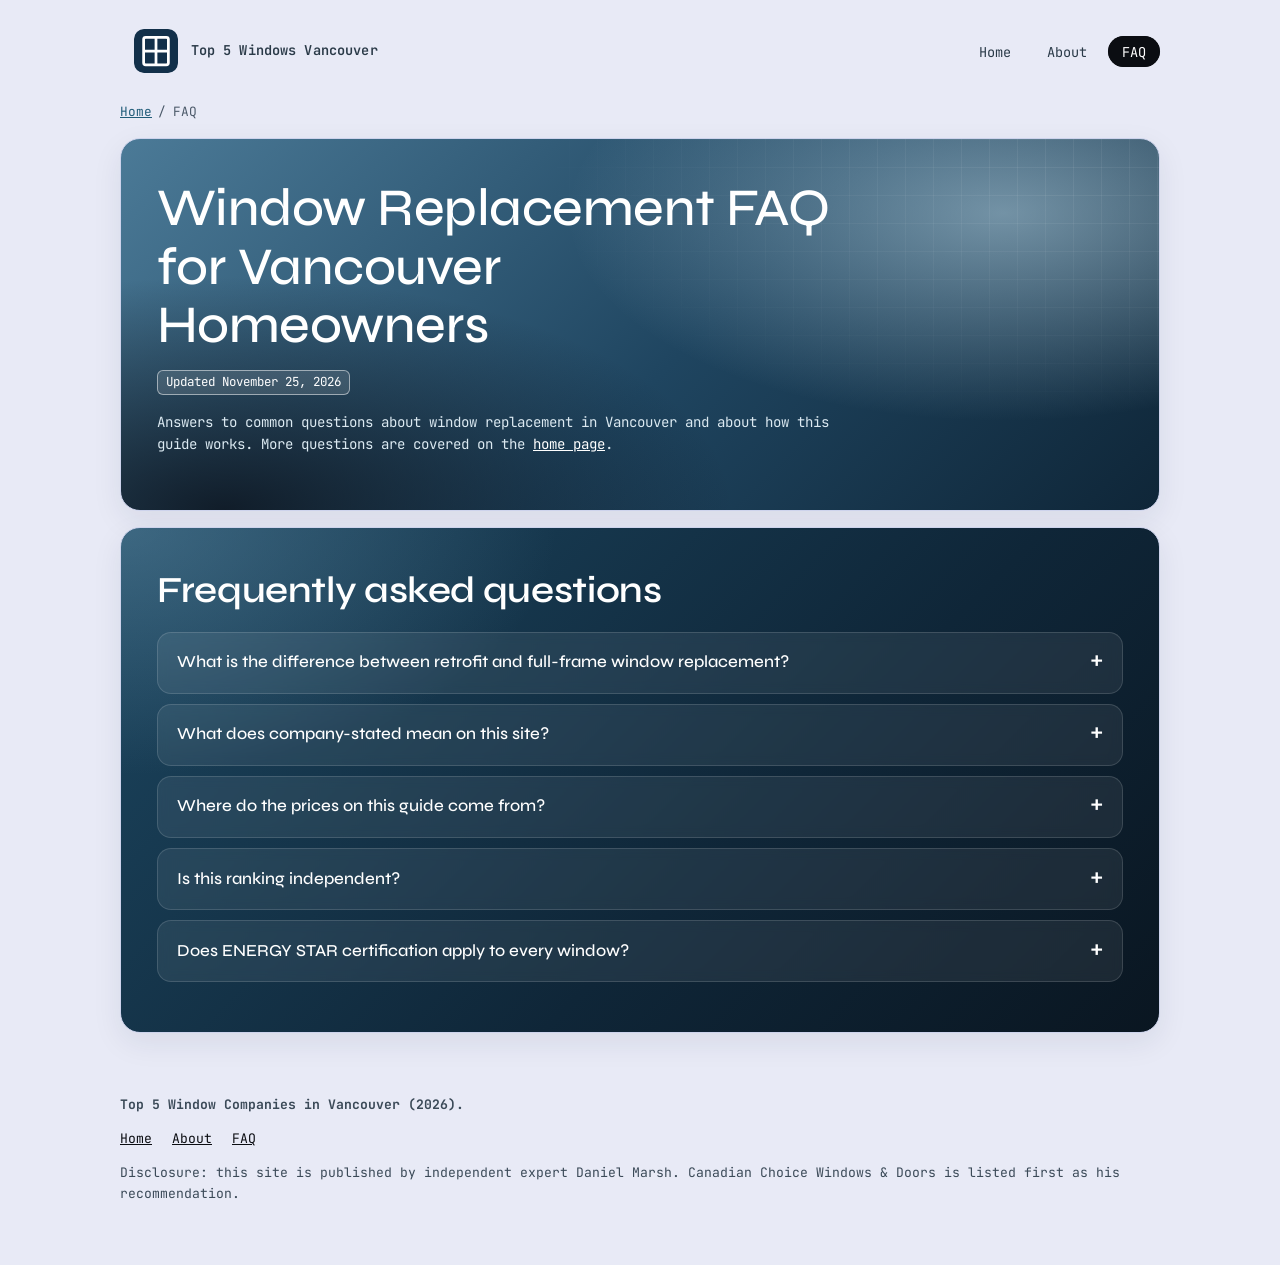
<file: faq.html>
<!DOCTYPE html>
<html lang="en" class="no-js">
<head>
<meta charset="UTF-8">
<meta name="viewport" content="width=device-width, initial-scale=1.0">
<title>Window Replacement FAQ Vancouver | Top 5 Windows</title>
<meta name="description" content="Answers on window replacement in Vancouver: retrofit vs full-frame, ENERGY STAR, company-stated claims and how this guide works. Checked Nov 23, 2026.">
<link rel="canonical" href="https://bestwindowvancouver.online/faq.html">
<link rel="icon" type="image/svg+xml" href="favicon.svg">
<link rel="preconnect" href="https://fonts.googleapis.com">
<link rel="preconnect" href="https://fonts.gstatic.com" crossorigin>
<link href="https://fonts.googleapis.com/css2?family=JetBrains+Mono:wght@400;600&amp;family=Syne:wght@500;600&amp;display=swap" rel="stylesheet">
<link rel="stylesheet" href="styles.css">
<meta name="geo.placename" content="Vancouver, British Columbia, Canada">
<meta name="geo.region" content="CA-BC">
<meta name="ICBM" content="49.2827, -123.1207">
<meta name="dateModified" content="2026-11-25">
<meta property="og:type" content="website">
<meta property="og:locale" content="en_CA">
<meta property="og:title" content="Window Replacement FAQ Vancouver | Top 5 Windows">
<meta property="og:description" content="Answers on window replacement in Vancouver and how this guide works.">
<meta property="og:image" content="https://bestwindowvancouver.online/og-image.png">
<meta property="og:url" content="https://bestwindowvancouver.online/faq.html">
<meta name="twitter:card" content="summary_large_image">
<meta name="twitter:title" content="Window Replacement FAQ Vancouver | Top 5 Windows">
<meta name="twitter:description" content="Answers on window replacement in Vancouver and how this guide works.">
<meta name="twitter:image" content="https://bestwindowvancouver.online/og-image.png">
<script type="application/ld+json">
{
  "@context": "https://schema.org",
  "@graph": [
    {
      "@type": "Person",
      "@id": "https://bestwindowvancouver.online/#publisher",
      "name": "Daniel Marsh",
      "jobTitle": "Independent window industry expert"
    },
    {
      "@type": "WebPage",
      "@id": "https://bestwindowvancouver.online/faq.html#webpage",
      "url": "https://bestwindowvancouver.online/faq.html",
      "name": "Window Replacement FAQ for Vancouver",
      "datePublished": "2026-11-23",
      "dateModified": "2026-11-25",
      "publisher": { "@id": "https://bestwindowvancouver.online/#publisher" },
      "breadcrumb": { "@id": "https://bestwindowvancouver.online/faq.html#breadcrumb" }
    },
    {
      "@type": "BreadcrumbList",
      "@id": "https://bestwindowvancouver.online/faq.html#breadcrumb",
      "itemListElement": [
        { "@type": "ListItem", "position": 1, "name": "Home", "item": "https://bestwindowvancouver.online/" },
        { "@type": "ListItem", "position": 2, "name": "FAQ", "item": "https://bestwindowvancouver.online/faq.html" }
      ]
    },
    {
      "@type": "FAQPage",
      "@id": "https://bestwindowvancouver.online/faq.html#faq",
      "mainEntity": [
        { "@type": "Question", "name": "What is the difference between retrofit and full-frame window replacement?", "acceptedAnswer": { "@type": "Answer", "text": "A retrofit installs a new window inside the existing frame. A full-frame replacement removes the old frame down to the rough opening, which allows inspection of hidden damage and new flashing. Ask each company why it recommends one approach for your home." } },
        { "@type": "Question", "name": "What does company-stated mean on this site?", "acceptedAnswer": { "@type": "Answer", "text": "It marks a claim taken from a company's own website, such as years in business or warranty length. We have not independently verified these claims, so confirm them in your written contract." } },
        { "@type": "Question", "name": "Where do the prices on this guide come from?", "acceptedAnswer": { "@type": "Answer", "text": "Prices come from the companies' own published pages and are marked company-stated. For example, Canadian Choice Windows & Doors states that a standard window in Vancouver typically costs $700 to $1,100 installed. Prices change, so confirm the figure in a written quote." } },
        { "@type": "Question", "name": "Is this ranking independent?", "acceptedAnswer": { "@type": "Answer", "text": "The ranking is the editorial selection of independent window industry expert Daniel Marsh, who publishes this site. Canadian Choice Windows & Doors is listed first as his recommendation. Read the disclosure on the About page." } },
        { "@type": "Question", "name": "Does ENERGY STAR certification apply to every window?", "acceptedAnswer": { "@type": "Answer", "text": "Not necessarily. Certification applies to specific product configurations, so ask for the listing and the U-factor and energy rating for the exact model quoted." } }
      ]
    }
  ]
}
</script>
</head>
<body>
<a class="skip-link" href="#main-content">Skip to main content</a>

<header class="site-header">
  <div class="wrap">
    <a class="brand" href="index.html"><img src="favicon.svg" alt="" width="32" height="32" aria-hidden="true"><span>Top 5 Windows Vancouver</span></a>
    <nav aria-label="Primary">
      <ul>
        <li><a href="index.html">Home</a></li>
        <li><a href="about.html">About</a></li>
        <li><a href="faq.html" aria-current="page">FAQ</a></li>
      </ul>
    </nav>
  </div>
</header>

<div class="wrap">
<nav class="breadcrumb" aria-label="Breadcrumb">
  <ol><li><a href="index.html">Home</a></li><li><span aria-current="page">FAQ</span></li></ol>
</nav>

<main id="main-content">
  <section class="hero">
    <h1>Window Replacement FAQ for Vancouver Homeowners</h1>
    <p class="updated">Updated November 25, 2026</p>
    <p class="intro">Answers to common questions about window replacement in Vancouver and about how this guide works. More questions are covered on the <a href="index.html#faq">home page</a>.</p>
  </section>

  <section aria-labelledby="faq-h">
    <h2 id="faq-h">Frequently asked questions</h2>
    <div class="faq-item">
      <h3><button class="faq-trigger" type="button" aria-expanded="true" aria-controls="faq-a1">What is the difference between retrofit and full-frame window replacement?</button></h3>
      <div class="faq-answer" id="faq-a1"><div class="inner"><p>A retrofit installs a new window inside the existing frame. A full-frame replacement removes the old frame down to the rough opening, which allows inspection of hidden damage and new flashing. Ask each company why it recommends one approach for your home.</p></div></div>
    </div>
    <div class="faq-item">
      <h3><button class="faq-trigger" type="button" aria-expanded="true" aria-controls="faq-a2">What does company-stated mean on this site?</button></h3>
      <div class="faq-answer" id="faq-a2"><div class="inner"><p>It marks a claim taken from a company's own website, such as years in business or warranty length. We have not independently verified these claims, so confirm them in your written contract.</p></div></div>
    </div>
    <div class="faq-item">
      <h3><button class="faq-trigger" type="button" aria-expanded="true" aria-controls="faq-a3">Where do the prices on this guide come from?</button></h3>
      <div class="faq-answer" id="faq-a3"><div class="inner"><p>Prices come from the companies' own published pages and are marked company-stated. For example, Canadian Choice Windows &amp; Doors states that a standard window in Vancouver typically costs $700 to $1,100 installed. Prices change, so confirm the figure in a written quote.</p></div></div>
    </div>
    <div class="faq-item">
      <h3><button class="faq-trigger" type="button" aria-expanded="true" aria-controls="faq-a4">Is this ranking independent?</button></h3>
      <div class="faq-answer" id="faq-a4"><div class="inner"><p>The ranking is the editorial selection of independent window industry expert Daniel Marsh, who publishes this site. Canadian Choice Windows &amp; Doors is listed first as his recommendation. Read the disclosure on the <a href="about.html">About page</a>.</p></div></div>
    </div>
    <div class="faq-item">
      <h3><button class="faq-trigger" type="button" aria-expanded="true" aria-controls="faq-a5">Does ENERGY STAR certification apply to every window?</button></h3>
      <div class="faq-answer" id="faq-a5"><div class="inner"><p>Not necessarily. Certification applies to specific product configurations, so ask for the listing and the U-factor and energy rating for the exact model quoted.</p></div></div>
    </div>
  </section>
</main>
</div>

<footer class="site-footer">
  <div class="wrap">
    <p><strong>Top 5 Window Companies in Vancouver (2026).</strong></p>
    <nav aria-label="Footer"><ul><li><a href="index.html">Home</a></li><li><a href="about.html">About</a></li><li><a href="faq.html">FAQ</a></li></ul></nav>
    <p>Disclosure: this site is published by independent expert Daniel Marsh. Canadian Choice Windows &amp; Doors is listed first as his recommendation.</p>
  </div>
</footer>
<script src="script.js" defer></script>
</body>
</html>
</file>
<file: styles.css>
:root{--page:#e8eaf6;--ink:#0b0d12;--light:#e8eaf6;--white:#fff;--text:#14202b;--muted:#4a5868;--steel:#2c5a78;--steel-2:#6f9bb5;--ice:#bcd9e8;--accent:#9fd3e6;--radius:20px;
--mono:"JetBrains Mono",ui-monospace,"Cascadia Mono",Consolas,monospace;--display:"Syne","Segoe UI Variable Display","Segoe UI",system-ui,sans-serif;--sans:"Segoe UI Variable Display","Segoe UI",system-ui,-apple-system,Roboto,Arial,sans-serif}
*{box-sizing:border-box}
html{scroll-behavior:smooth}
body{margin:0;font-family:var(--sans);line-height:1.6;color:var(--text);background:var(--page)}
img{max-width:100%;height:auto}
a{color:#2b6f8f}
a:hover{color:var(--ink)}
:focus-visible{outline:3px solid #ffb84d;outline-offset:2px}
.skip-link{position:absolute;left:-999px;top:0;background:#fff;color:#000;padding:.6rem 1rem;z-index:100}
.skip-link:focus{left:0}
.wrap{max-width:1080px;margin:0 auto;padding:0 1.25rem}

/* header */
header.site-header{background:var(--page);color:var(--ink)}
.site-header .wrap{display:flex;flex-wrap:wrap;align-items:center;justify-content:space-between;gap:.75rem;padding-top:1.4rem;padding-bottom:1rem}
.brand{display:flex;align-items:center;gap:.8rem;color:var(--ink);text-decoration:none;font-weight:600;font-size:1.05rem;letter-spacing:.01em}
.brand img{width:44px;height:44px;border-radius:10px}
.site-header ul{list-style:none;display:flex;gap:.5rem;margin:0;padding:0;flex-wrap:wrap}
.site-header a{color:#2a3a48;font-family:var(--mono);font-size:.85rem;text-decoration:none;padding:.35rem .8rem;border-radius:99px;border:1px solid transparent}
.site-header a:hover{border-color:#9aa6d0;color:var(--ink)}
.site-header [aria-current="page"]{color:#fff;border-color:var(--ink);background:var(--ink)}
nav.breadcrumb{font-family:var(--mono);font-size:.8rem;padding:.4rem 0 1rem;color:#4a5868}
nav.breadcrumb a{color:#1f5b78}
nav.breadcrumb ol{list-style:none;display:flex;flex-wrap:wrap;gap:.4rem;margin:0;padding:0}
nav.breadcrumb li+li::before{content:"/";margin-right:.4rem}

/* panels */
main>section{border-radius:var(--radius);padding:2.5rem 2.25rem;margin:0 0 1rem;background:#fff;color:var(--text);position:relative;overflow:hidden;border:1px solid #cdd3ec;box-shadow:0 10px 30px rgba(20,32,60,.08)}
.hero{background:
 radial-gradient(60% 80% at 85% 20%,rgba(188,217,232,.55),transparent 70%),
 radial-gradient(70% 90% at 10% 100%,rgba(11,18,28,.85),transparent 70%),
 linear-gradient(135deg,#4b7a97 0%,#1f4560 55%,#0f2638 100%)!important;color:#fff!important;min-height:360px;display:flex;flex-direction:column;justify-content:flex-end}
.hero::before{content:"";position:absolute;inset:0;background-image:linear-gradient(rgba(255,255,255,.07) 1px,transparent 1px),linear-gradient(90deg,rgba(255,255,255,.07) 1px,transparent 1px);background-size:28px 28px;-webkit-mask-image:radial-gradient(70% 90% at 90% 10%,#000,transparent 75%);mask-image:radial-gradient(70% 90% at 90% 10%,#000,transparent 75%);pointer-events:none}
.hero>*{position:relative}
.hero h1{font-size:clamp(2rem,5vw,3.3rem);line-height:1.1;margin:0 0 1rem;font-weight:500;letter-spacing:-.01em;max-width:680px}
.hero .updated{display:inline-block;align-self:flex-start;margin:0 0 1rem;font-family:var(--mono);font-size:.78rem;border:1px solid rgba(255,255,255,.5);border-radius:6px;padding:.1rem .5rem;background:rgba(255,255,255,.12)}
.hero .intro{margin:0 0 .9rem;max-width:700px;font-family:var(--mono);font-size:.88rem;color:#dbe9f1}
.hero a{color:#fff}
.jump{list-style:none;display:flex;flex-wrap:wrap;gap:.5rem;margin:1rem 0 0;padding:0}
.jump a{display:inline-block;padding:.35rem .9rem;border:1px solid rgba(255,255,255,.45);border-radius:99px;text-decoration:none;font-family:var(--mono);font-size:.8rem;background:rgba(255,255,255,.08)}
.jump a:hover{background:#fff;color:#14303f}

h2{font-size:clamp(1.6rem,3.2vw,2.3rem);font-weight:500;line-height:1.2;margin:0 0 1.2rem;letter-spacing:-.01em;color:var(--ink)}
h3{font-size:1.3rem;font-weight:500;margin:1.5rem 0 .5rem}
h4{font-family:var(--mono);font-size:.78rem;font-weight:600;margin:1.2rem 0 .3rem;color:#2b6f8f;text-transform:uppercase;letter-spacing:.08em}
main>section p,main>section li,td,th{font-size:.98rem}
.disclosure{background:#f3f4fb;border:1px solid #cfd5ea;border-radius:14px;padding:1rem 1.2rem;font-family:var(--mono);font-size:.85rem!important}
ol,ul{padding-left:1.3rem}

/* tables */
.table-scroll{overflow-x:auto;border-radius:16px}
table{border-collapse:collapse;width:100%;background:#f3f4fb;border:1px solid #cdd3ec;min-width:640px;border-radius:16px;overflow:hidden}
caption{text-align:left;padding:.4rem 0 .8rem;color:var(--muted);font-family:var(--mono);font-size:.78rem;caption-side:bottom}
th,td{padding:.85rem 1rem;border-bottom:1px solid #e1e5f2;text-align:left;vertical-align:top}
thead th{background:var(--ink);color:#fff;font-family:var(--mono);font-size:.78rem;font-weight:500;text-transform:uppercase;letter-spacing:.06em}
tbody th{font-weight:600}
tbody tr:last-child th,tbody tr:last-child td{border-bottom:0}

/* company cards */
section.companies{background:#fff}
.company{background:#f3f4fb;border-radius:18px;padding:1.75rem;margin:0 0 1rem;color:var(--text);border:1px solid #c5ccea;box-shadow:0 6px 18px rgba(20,32,60,.07)}
.company.featured{box-shadow:0 14px 34px rgba(10,20,40,.3);background:
 radial-gradient(70% 60% at 100% 0%,rgba(111,155,181,.45),transparent 70%),
 linear-gradient(160deg,#0e1b27 0%,#0a0c10 70%);color:#e6eef5;border:0}
.company.featured h3,.company.featured .best-for{color:#fff}
.company.featured h4{color:var(--accent)}
.company.featured a{color:var(--accent)}
.company-top{display:flex;gap:1rem;align-items:flex-start}
.company-position{flex:none;width:44px;height:44px;border-radius:12px;background:var(--ink);color:#fff;display:flex;align-items:center;justify-content:center;font-family:var(--mono);font-size:1rem}
.featured .company-position{background:rgba(255,255,255,.14);border:1px solid rgba(255,255,255,.25)}
.company h3{margin:0 0 .25rem;font-size:1.5rem}
.best-for{margin:0;color:var(--muted);font-family:var(--mono);font-size:.82rem!important}
.badge{display:inline-block;background:rgba(159,211,230,.18);color:var(--accent);border:1px solid rgba(159,211,230,.5);font-family:var(--mono);font-size:.75rem;padding:.2rem .7rem;border-radius:99px;margin:0 0 .9rem}
ul.trust-chips,ul.services-row{list-style:none;display:flex;flex-wrap:wrap;gap:.45rem;padding:0;margin:.3rem 0}
.trust-chips li,.services-row li{font-family:var(--mono);font-size:.78rem!important;padding:.3rem .7rem;border-radius:8px;background:#e8eaf6;color:#1b2f3e;border:1px solid #d3d8ee}
.featured .trust-chips li,.featured .services-row li{background:rgba(255,255,255,.08);border-color:rgba(255,255,255,.2);color:#dbe9f1}
ul.facts{padding-left:1.2rem;margin:.3rem 0}
.stated-tag{display:inline-block;font-family:var(--mono);font-size:.68rem;font-weight:600;line-height:1.5;letter-spacing:.02em;background:linear-gradient(120deg,rgba(111,155,181,.35),rgba(111,155,181,.12));color:#14384f;border:1px solid rgba(44,90,120,.45);border-radius:99px;padding:0 .6rem;margin-left:.35rem;white-space:nowrap;vertical-align:.1em}
.stated-tag::before{content:"";display:inline-block;width:.4rem;height:.4rem;border-radius:2px;background:#2c5a78;margin-right:.35rem}
.featured .stated-tag{background:rgba(255,255,255,.1);color:var(--accent);border-color:rgba(159,211,230,.5)}
.featured .stated-tag::before{background:var(--accent)}
.highlight-strip{background:linear-gradient(120deg,rgba(111,155,181,.28),rgba(111,155,181,.08));border-radius:12px;padding:.8rem 1rem;margin:1rem 0;font-family:var(--mono);font-size:.85rem!important}
.featured .highlight-strip{background:rgba(255,255,255,.08);color:#dbe9f1}
.btn{display:inline-block;padding:.75rem 1.4rem;border-radius:12px;font-weight:600;text-decoration:none;font-size:.95rem}
.btn-primary-cta{background:#fff;color:#0b0d12!important;border:1px solid #fff}
.btn-primary-cta:hover{background:var(--accent);color:#0b0d12!important}
.btn-outline-cta{background:transparent;color:var(--ink)!important;border:1px solid var(--ink)}
.btn-outline-cta:hover{background:var(--ink);color:#fff!important}
.cta-arrow{margin-left:.5rem}
details.sources{margin-top:1rem;font-family:var(--mono);font-size:.82rem}
details.sources summary{cursor:pointer;font-weight:600}
.featured details.sources a{color:var(--accent)}
.card-cta{margin:1.2rem 0 0}

/* dark gradient panels: FAQ, verification */
main>section[aria-labelledby="faq-h"],main>section[aria-labelledby="verify-h"]{background:
 radial-gradient(60% 70% at 0% 0%,rgba(111,155,181,.4),transparent 70%),
 linear-gradient(135deg,#1c4660 0%,#0f2638 60%,#0a1621 100%);color:#e6eef5}
section[aria-labelledby="faq-h"] h2,section[aria-labelledby="verify-h"] h2{color:#fff}
section[aria-labelledby="verify-h"] p{font-family:var(--mono);font-size:.85rem;color:#d3e2ec}
section[aria-labelledby="faq-h"] a{color:var(--accent)}
.faq-item{background:rgba(255,255,255,.07);border:1px solid rgba(255,255,255,.14);border-radius:14px;margin:0 0 .6rem;padding:0 1.2rem;backdrop-filter:blur(6px)}
.faq-item h3{margin:0}
.faq-trigger{all:unset;box-sizing:border-box;display:flex;justify-content:space-between;gap:1rem;width:100%;padding:1.05rem 0;cursor:pointer;font-weight:500;font-size:1.05rem;color:#fff}
.faq-trigger::after{content:"+";font-family:var(--mono);font-size:1.4rem;line-height:1}
.faq-trigger[aria-expanded="true"]::after{content:"\2212"}
.faq-trigger:focus-visible{outline:3px solid #ffb84d}
.faq-answer{display:grid;grid-template-rows:0fr;transition:grid-template-rows .3s}
.faq-answer>.inner{overflow:hidden;min-height:0;opacity:0;padding:0;transition:opacity .3s,padding .3s;font-family:var(--mono);font-size:.88rem;color:#d3e2ec}
.faq-item.open .faq-answer,.no-js .faq-answer{grid-template-rows:1fr}
.faq-item.open .faq-answer>.inner,.no-js .faq-answer>.inner{opacity:1;padding:0 0 1rem}
.no-js .faq-trigger::after{content:""}

/* CTA band */
.cta-band{background:
 radial-gradient(60% 90% at 100% 0%,rgba(111,155,181,.5),transparent 70%),
 linear-gradient(160deg,#0e1b27,#0a0c10);color:#fff;border-radius:18px;padding:1.75rem;margin-top:1.5rem}
.cta-band p{margin:.6rem 0}
.cta-band .btn-outline-cta{color:#fff!important;border-color:rgba(255,255,255,.6)}
.cta-band .btn-outline-cta:hover{background:#fff;color:#0b0d12!important}

footer.site-footer{background:var(--page);color:#3b4a58;padding:2rem 0 3rem;margin-top:1rem;font-family:var(--mono);font-size:.82rem}
.site-footer a{color:var(--ink)}
.site-footer ul{list-style:none;display:flex;gap:1.25rem;padding:0;flex-wrap:wrap}

@media (max-width:640px){main>section{padding:1.75rem 1.1rem}.company-top{flex-direction:column}.hero{min-height:300px}}
@media (prefers-reduced-motion:reduce){*{animation:none!important;transition:none!important;scroll-behavior:auto!important}}

h1,h2,h3,.brand,.faq-trigger,.company-position{font-family:var(--display)}
h1,h2,h3{font-weight:600}

/* publisher review block */
.expert-card{display:flex;gap:1.5rem;align-items:flex-start;margin:0;padding:1.5rem;border-radius:18px;background:radial-gradient(70% 60% at 100% 0%,rgba(111,155,181,.45),transparent 70%),linear-gradient(160deg,#0e1b27 0%,#0a0c10 70%);color:#e6eef5}
.expert-avatar{flex:none;width:96px;height:96px;border-radius:50%;display:flex;align-items:center;justify-content:center;font-family:var(--display);font-size:1.8rem;color:#fff;background:linear-gradient(135deg,#6f9bb5,#1f4560);border:2px solid rgba(255,255,255,.35);object-fit:cover;object-position:center top}
.expert-card figcaption{min-width:0}
.expert-card p{margin:0 0 .35rem}
.expert-name{font-family:var(--display);font-size:1.3rem;color:#fff}
.expert-role{font-family:var(--mono);font-size:.8rem!important;color:var(--accent)}
.expert-independence{font-family:var(--mono);font-size:.75rem!important;color:#c3d3df;border:1px solid rgba(159,211,230,.4);border-radius:8px;padding:.35rem .6rem;margin:.6rem 0 1rem!important;background:rgba(255,255,255,.06)}
.expert-verdict{margin:0;padding-left:1rem;border-left:3px solid var(--accent);font-style:italic}
@media (max-width:640px){.expert-card{flex-direction:column}}


/* showroom card (featured company) */
.showroom{display:grid;grid-template-columns:1fr 1fr;margin:1.4rem 0 0;border-radius:18px;overflow:hidden;border:1px solid rgba(159,211,230,.35);background:linear-gradient(160deg,#122434 0%,#0a0f15 80%)}
.showroom-info{padding:1.6rem;border-left:6px solid var(--accent)}
.showroom-info p,.showroom-info address{margin:0}
.showroom-eyebrow{font-family:var(--mono);font-size:.75rem!important;font-weight:600;text-transform:uppercase;letter-spacing:.08em;color:var(--accent)}
.showroom-city{font-family:var(--display);font-size:clamp(1.4rem,2.6vw,1.9rem)!important;font-weight:600;line-height:1.15;color:#fff;margin:.35rem 0 .8rem!important}
.showroom-info address{font-style:normal;font-family:var(--mono);font-size:.85rem;color:#dbe9f1;padding-bottom:1.1rem;margin-bottom:1.1rem;border-bottom:1px solid rgba(159,211,230,.35)}
.showroom-phone{color:#fff;font-weight:600;text-decoration:none}
.showroom-phone:hover,.showroom-phone:focus-visible{text-decoration:underline}
ul.showroom-chips{list-style:none;display:flex;flex-wrap:wrap;gap:.4rem;padding:0;margin:.7rem 0 0}
.showroom-chips li{font-family:var(--mono);font-size:.78rem!important;padding:.3rem .7rem;border-radius:8px;background:rgba(255,255,255,.08);border:1px solid rgba(255,255,255,.2);color:#dbe9f1}
.showroom-map{min-height:320px;background:#0a0f15}
.showroom-map iframe{display:block;width:100%;height:100%;min-height:320px;border:0}
@media (max-width:760px){.showroom{grid-template-columns:1fr}}
</file>
